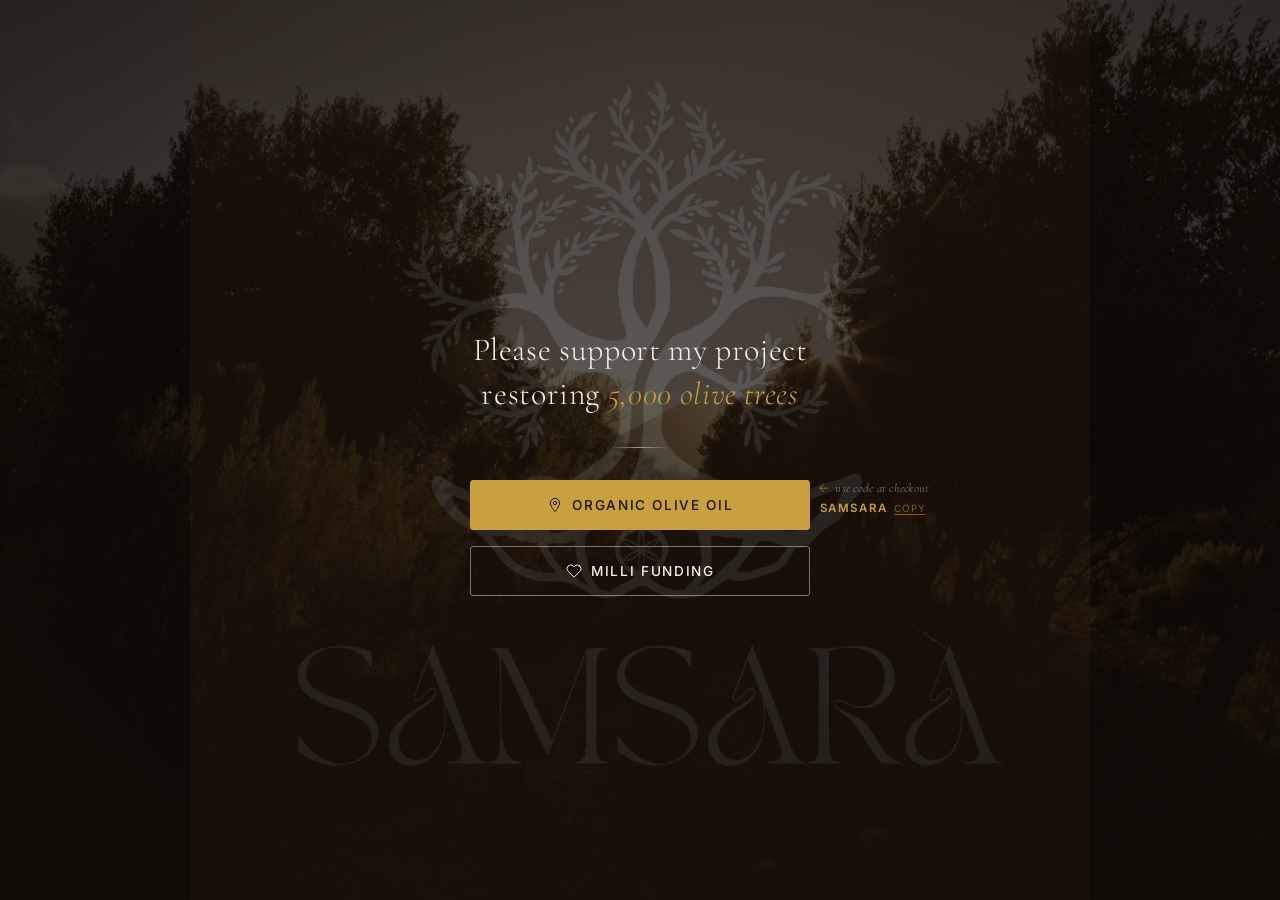
<file: links.html>
<!DOCTYPE html>
<html lang="en">
<head>
  <meta charset="UTF-8" />
  <meta name="viewport" content="width=device-width, initial-scale=1.0" />
  <title>Samsara — Support the Project</title>
  <link rel="preconnect" href="https://fonts.googleapis.com" />
  <link rel="preconnect" href="https://fonts.gstatic.com" crossorigin />
  <link href="https://fonts.googleapis.com/css2?family=Cormorant+Garamond:ital,wght@0,300;0,400;0,500;1,300;1,400&family=Inter:wght@300;400;500&display=swap" rel="stylesheet" />
  <style>
    *, *::before, *::after { box-sizing: border-box; margin: 0; padding: 0; }

    html, body {
      height: 100%;
      width: 100%;
    }

    body {
      font-family: 'Inter', sans-serif;
      min-height: 100vh;
      display: flex;
      align-items: center;
      justify-content: center;
      position: relative;
      overflow: hidden;
      background: #1a1208;
    }

    /* ── Olive tree backdrop ── */
    .backdrop {
      position: fixed;
      inset: 0;
      background-image: url('assets/images/backdrop.jpg');
      background-size: cover;
      background-position: center;
      filter: brightness(0.35) saturate(0.7);
      z-index: 0;
    }

    /* ── Logo watermark over trees ── */
    .logo-bg {
      position: fixed;
      inset: 0;
      display: flex;
      align-items: center;
      justify-content: center;
      z-index: 1;
      pointer-events: none;
    }

    .logo-bg img {
      width: 100vmin;
      max-width: 900px;
      opacity: 0.18;
      mix-blend-mode: screen;
    }

    /* ── Dark vignette to keep content readable ── */
    .overlay {
      position: fixed;
      inset: 0;
      background: radial-gradient(
        ellipse at center,
        rgba(26, 18, 8, 0.25) 0%,
        rgba(26, 18, 8, 0.65) 100%
      );
      z-index: 2;
    }

    /* ── Main card ── */
    .card {
      position: relative;
      z-index: 3;
      display: flex;
      flex-direction: column;
      align-items: center;
      gap: 2rem;
      padding: 3rem 2.5rem 3.5rem;
      max-width: 420px;
      width: 90%;
      text-align: center;
    }

    /* ── Logo ── */
    .logo-wrap {
      display: flex;
      flex-direction: column;
      align-items: center;
      gap: 0.5rem;
    }

    .logo-wrap img {
      display: none;
    }

    /* ── Heading ── */
    .heading {
      font-family: 'Cormorant Garamond', serif;
      font-weight: 300;
      font-size: clamp(1.5rem, 5vw, 2rem);
      line-height: 1.35;
      color: #f7f0e6;
      letter-spacing: 0.02em;
    }

    .heading em {
      font-style: italic;
      color: #c9a040;
    }

    /* ── Divider ── */
    .divider {
      width: 60px;
      height: 1px;
      background: linear-gradient(to right, transparent, #c9a040, transparent);
    }

    /* ── Buttons ── */
    .buttons {
      display: flex;
      flex-direction: column;
      gap: 1rem;
      width: 100%;
    }

    .btn {
      display: flex;
      align-items: center;
      justify-content: center;
      gap: 0.6rem;
      width: 100%;
      padding: 1rem 1.5rem;
      border-radius: 3px;
      font-family: 'Inter', sans-serif;
      font-size: 0.85rem;
      font-weight: 500;
      letter-spacing: 0.12em;
      text-transform: uppercase;
      text-decoration: none;
      cursor: pointer;
      transition: all 0.25s ease;
    }

    .btn-primary {
      background: #c9a040;
      color: #1a1208;
      border: 1px solid #c9a040;
    }

    .btn-primary:hover {
      background: #e8c96a;
      border-color: #e8c96a;
      transform: translateY(-1px);
      box-shadow: 0 6px 24px rgba(201, 160, 64, 0.35);
    }

    .btn-secondary {
      background: transparent;
      color: #f7f0e6;
      border: 1px solid rgba(247, 240, 230, 0.45);
    }

    .btn-secondary:hover {
      background: rgba(247, 240, 230, 0.08);
      border-color: rgba(247, 240, 230, 0.75);
      transform: translateY(-1px);
      box-shadow: 0 6px 24px rgba(247, 240, 230, 0.08);
    }

    .btn svg {
      width: 16px;
      height: 16px;
      flex-shrink: 0;
    }

    /* ── Discount nudge ── */
    .discount-nudge {
      position: absolute;
      right: -0.5rem;
      transform: translateX(100%);
      top: 0;
      display: flex;
      flex-direction: column;
      align-items: flex-start;
      gap: 0.3rem;
      width: max-content;
    }

    .discount-nudge-inner {
      display: flex;
      align-items: center;
      gap: 0.4rem;
    }

    .nudge-arrow {
      font-size: 0.75rem;
      color: rgba(201, 160, 64, 0.6);
      line-height: 1;
    }

    .nudge-text {
      font-family: 'Cormorant Garamond', serif;
      font-style: italic;
      font-size: 0.78rem;
      color: rgba(247, 240, 230, 0.45);
      letter-spacing: 0.02em;
      line-height: 1.3;
    }

    .nudge-code-row {
      display: flex;
      align-items: center;
      gap: 0.4rem;
      padding-left: 0.1rem;
    }

    .nudge-code {
      font-family: 'Inter', sans-serif;
      font-size: 0.72rem;
      font-weight: 600;
      letter-spacing: 0.14em;
      color: #c9a040;
    }

    .copy-btn {
      background: none;
      border: none;
      color: rgba(201, 160, 64, 0.55);
      font-family: 'Inter', sans-serif;
      font-size: 0.62rem;
      font-weight: 400;
      letter-spacing: 0.08em;
      text-transform: uppercase;
      padding: 0;
      cursor: pointer;
      transition: color 0.2s ease;
      text-decoration: underline;
      text-underline-offset: 2px;
    }

    .copy-btn:hover {
      color: #c9a040;
    }

    .copy-btn.copied {
      color: #8fa44e;
    }

    /* make the buttons wrapper relative so we can position off it */
    .buttons {
      position: relative;
    }
  </style>
</head>
<body>
  <div class="backdrop"></div>
  <div class="logo-bg">
    <img src="assets/images/samsara-logo-brown.jpg" alt="" />
  </div>
  <div class="overlay"></div>

  <div class="card">

    <!-- Logo -->
    <div class="logo-wrap">
      <img src="assets/images/samsara-tree-logo.jpg" alt="Samsara" />
    </div>

    <!-- Heading -->
    <h1 class="heading">
      Please support my project<br />
      restoring <em>5,000 olive trees</em>
    </h1>

    <div class="divider"></div>

    <!-- Buttons -->
    <div class="buttons">

      <!-- Discount nudge -->
      <div class="discount-nudge">
        <div class="discount-nudge-inner">
          <span class="nudge-arrow">←</span>
          <span class="nudge-text">use code at checkout</span>
        </div>
        <div class="nudge-code-row">
          <span class="nudge-code">SAMSARA</span>
          <button class="copy-btn" id="copyBtn" onclick="copyCode()">copy</button>
        </div>
      </div>

      <!-- Olive Oil Shop -->
      <a href="https://samsara-landing-psi.vercel.app/" target="_blank" rel="noopener" class="btn btn-primary" style="position:relative;">
        <svg viewBox="0 0 24 24" fill="none" stroke="currentColor" stroke-width="1.5" stroke-linecap="round" stroke-linejoin="round">
          <path d="M12 2C8 2 5 5.5 5 9c0 4.5 7 13 7 13s7-8.5 7-13c0-3.5-3-7-7-7z"/>
          <circle cx="12" cy="9" r="2.5"/>
        </svg>
        Organic Olive Oil
      </a>

      <!-- Milli Funding -->
      <a href="https://www.milli.org/campaign/awHBM5bjHdKV44T5fwKe?ref=share_whatsapp" target="_blank" rel="noopener" class="btn btn-secondary">
        <svg viewBox="0 0 24 24" fill="none" stroke="currentColor" stroke-width="1.5" stroke-linecap="round" stroke-linejoin="round">
          <path d="M20.84 4.61a5.5 5.5 0 0 0-7.78 0L12 5.67l-1.06-1.06a5.5 5.5 0 0 0-7.78 7.78l1.06 1.06L12 21.23l7.78-7.78 1.06-1.06a5.5 5.5 0 0 0 0-7.78z"/>
        </svg>
        Milli Funding
      </a>

    </div>



  </div>

  <script>
    function copyCode() {
      navigator.clipboard.writeText('SAMSARA').then(function() {
        var btn = document.getElementById('copyBtn');
        btn.textContent = 'Copied!';
        btn.classList.add('copied');
        setTimeout(function() {
          btn.textContent = 'Copy';
          btn.classList.remove('copied');
        }, 2000);
      });
    }
  <\/script>
</body>
</html>
</file>
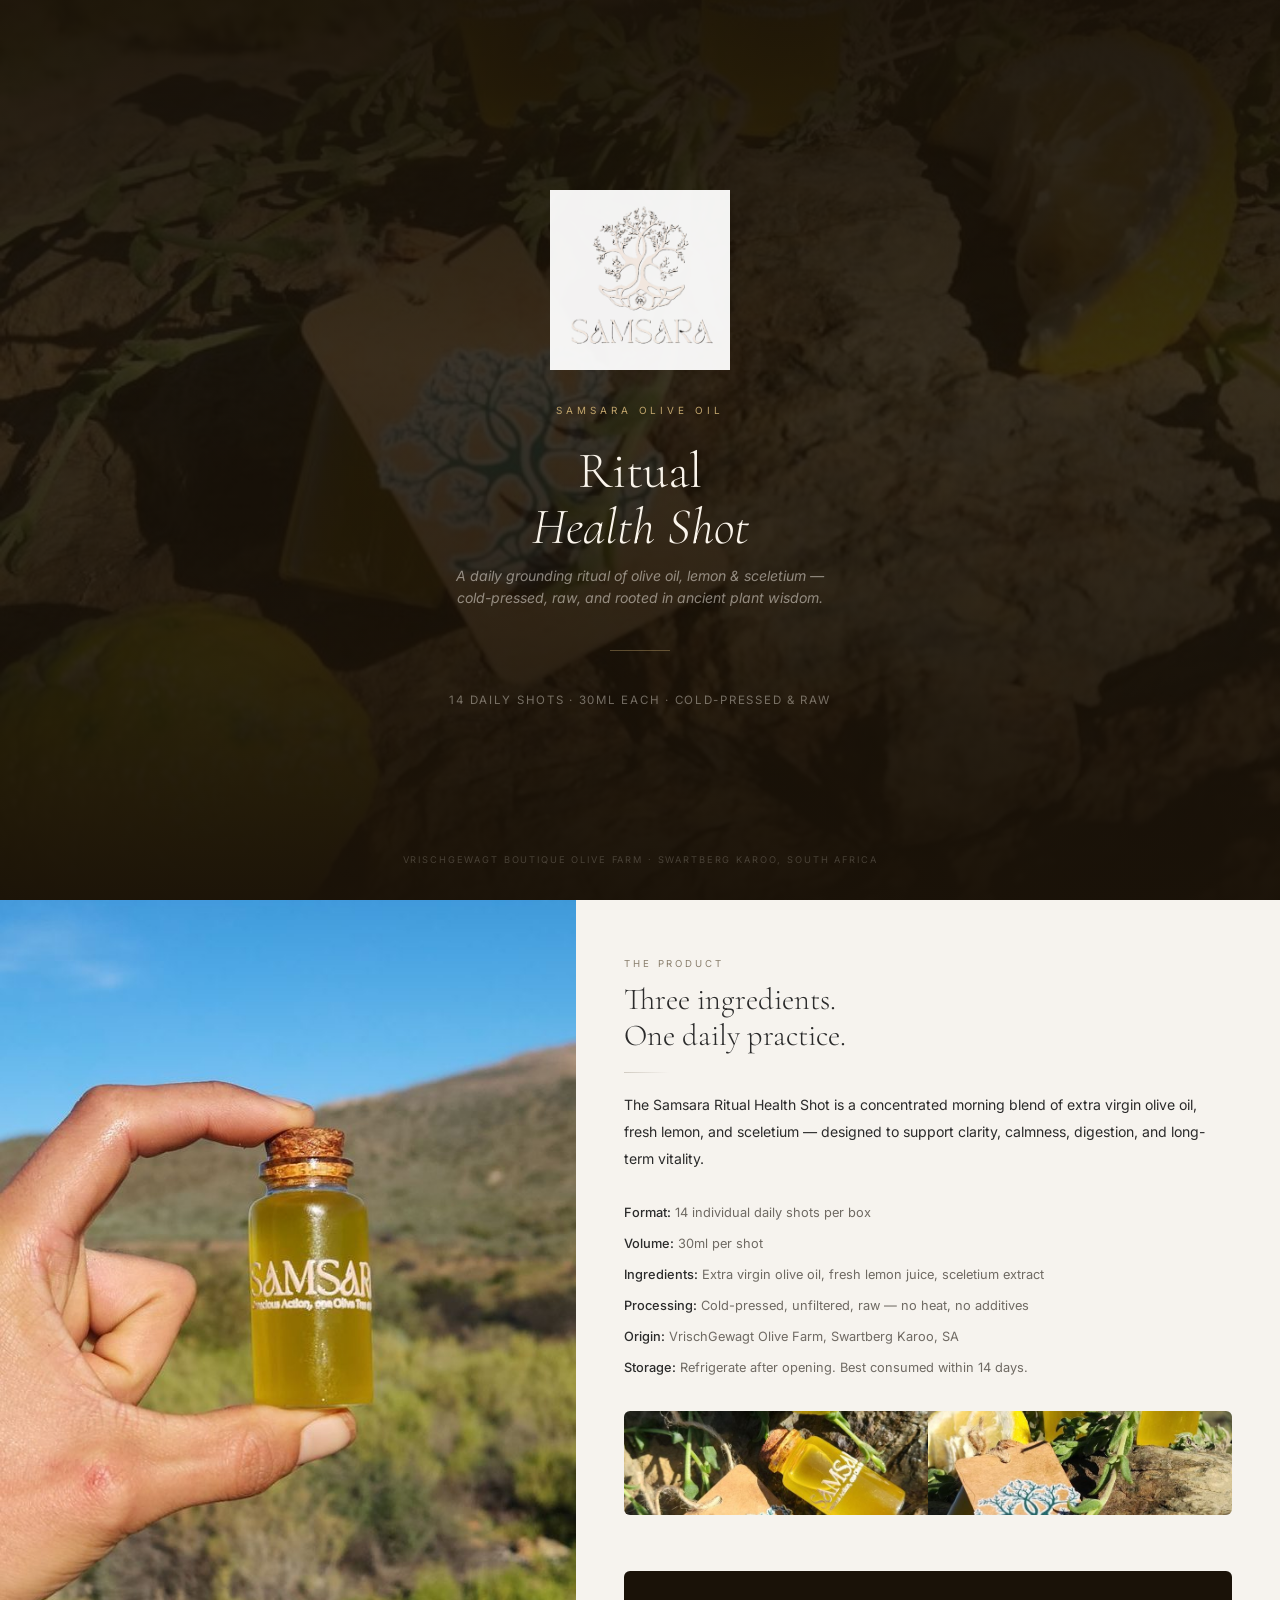
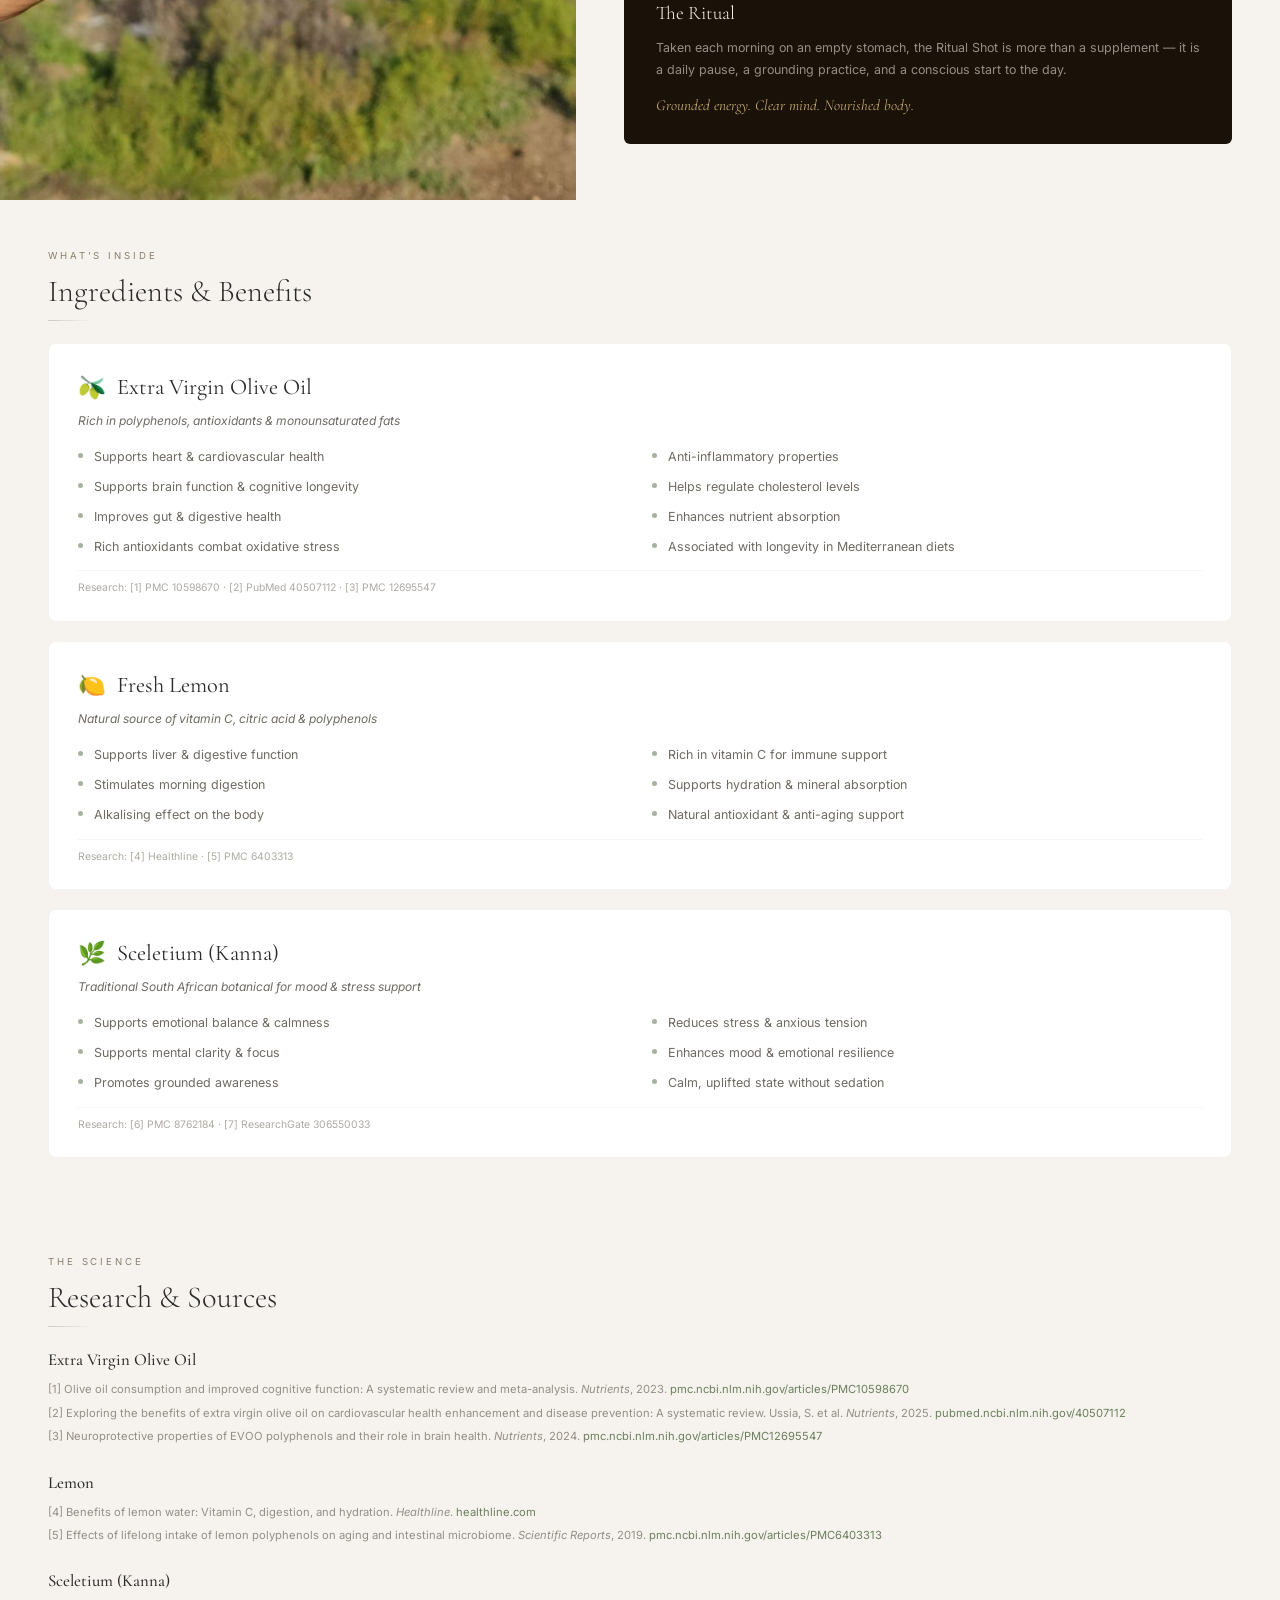
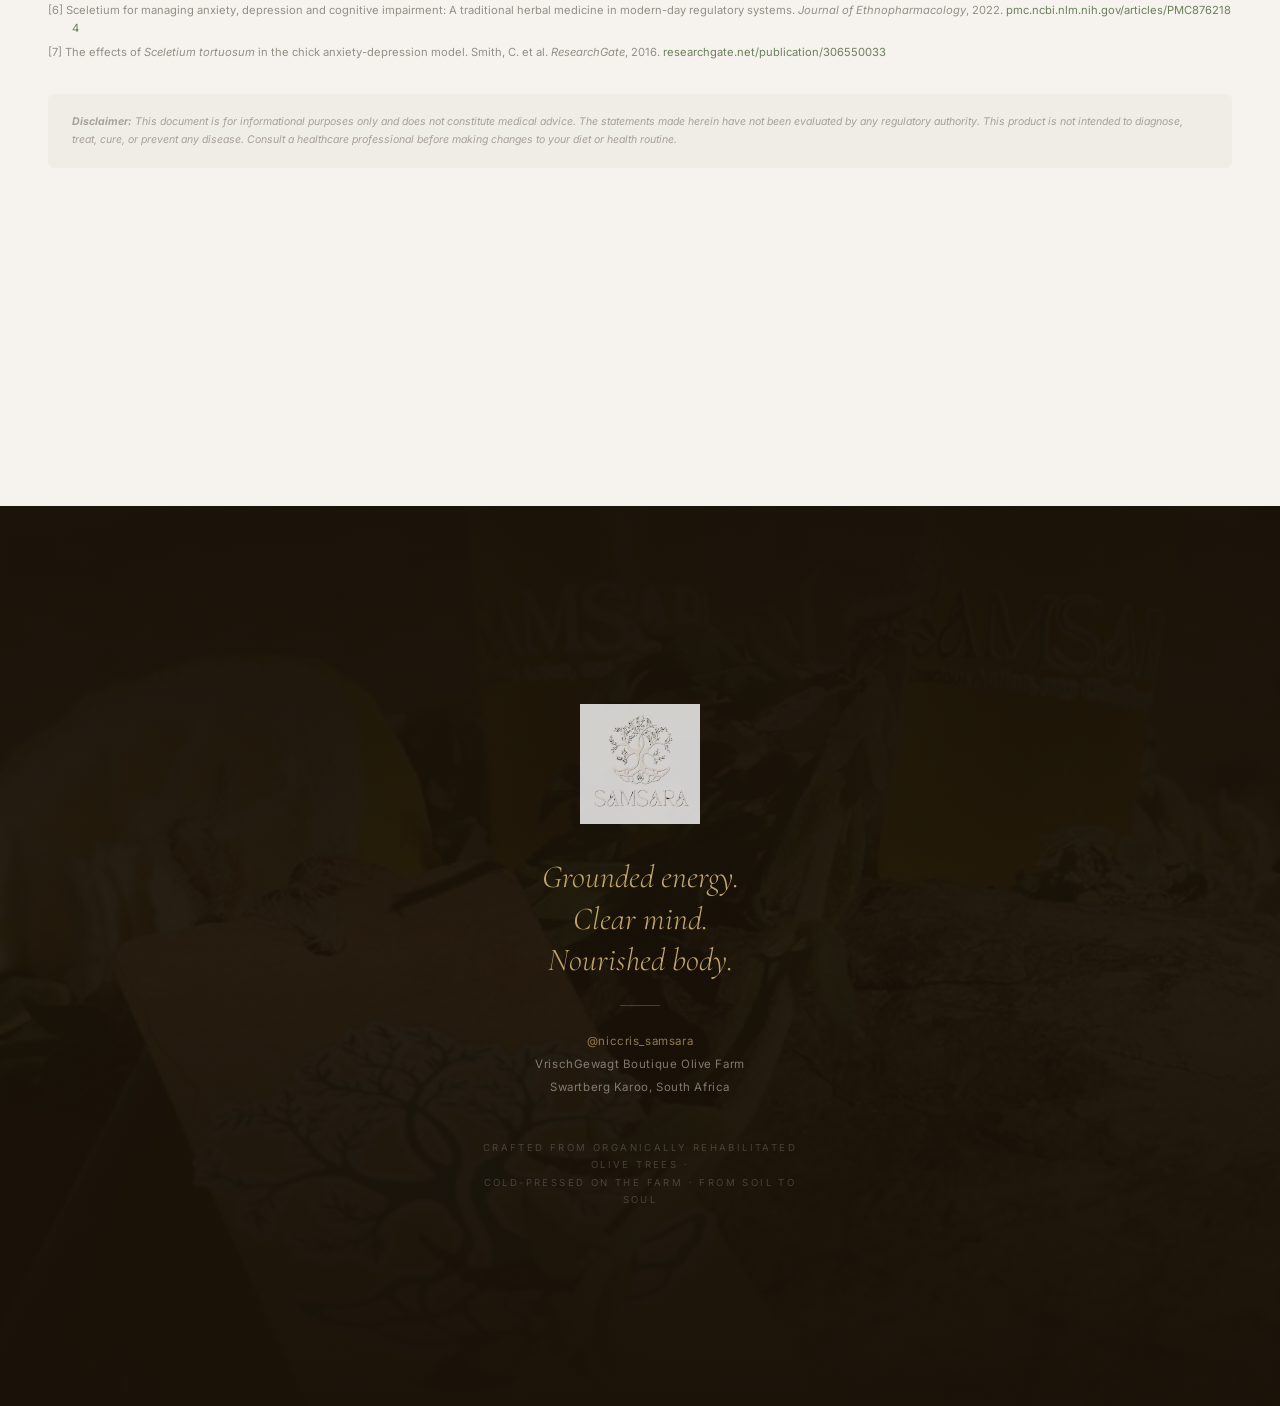
<file: assets/ritual-shot-catalogue-editable.html>
<!DOCTYPE html>
<html lang="en">
<head>
  <meta charset="UTF-8" />
  <link href="https://fonts.googleapis.com/css2?family=Cormorant+Garamond:ital,wght@0,300;0,400;0,500;0,600;1,300;1,400&family=Inter:wght@300;400;500;600&display=swap" rel="stylesheet" />
  <style>
    @page { margin: 0; size: A4; }
    *, *::before, *::after { margin: 0; padding: 0; box-sizing: border-box; }

    :root {
      --bg:      #f6f3ee;
      --dark:    #1a1208;
      --darker:  #0f0b05;
      --text:    #2b2b2b;
      --muted:   #6f6a63;
      --olive:   #6b7f5e;
      --gold:    #c2a66d;
      --earth:   #8a7f6d;
      --cream:   #faf4eb;
      --soft:    rgba(250,244,235,0.08);
    }

    body {
      font-family: 'Inter', system-ui, sans-serif;
      color: var(--text);
      background: var(--bg);
      line-height: 1.7;
      -webkit-font-smoothing: antialiased;
    }

    /* ═══════════════════════════════════
       PAGE 1: COVER
       ═══════════════════════════════════ */
    .cover {
      height: 100vh;
      background: var(--dark);
      position: relative;
      overflow: hidden;
      page-break-after: always;
    }

    .cover__bg {
      position: absolute;
      inset: 0;
      width: 100%;
      height: 100%;
      object-fit: cover;
      opacity: 0.35;
      filter: brightness(0.7);
    }

    .cover__overlay {
      position: absolute;
      inset: 0;
      background: linear-gradient(
        to bottom,
        rgba(26,18,8,0.85) 0%,
        rgba(26,18,8,0.4) 40%,
        rgba(26,18,8,0.6) 70%,
        rgba(26,18,8,0.95) 100%
      );
    }

    .cover__content {
      position: relative;
      z-index: 2;
      height: 100%;
      display: flex;
      flex-direction: column;
      align-items: center;
      justify-content: center;
      text-align: center;
      padding: 3rem;
    }

    /* EDIT: Logo image */
    .cover__logo {
      width: 180px;
      height: auto;
      margin-bottom: 2rem;
      opacity: 0.95;
    }

    .cover__eyebrow {
      font-size: 0.62rem;
      letter-spacing: 0.4em;
      text-transform: uppercase;
      color: var(--gold);
      margin-bottom: 1.5rem;
    }

    /* EDIT: Main title */
    .cover__title {
      font-family: 'Cormorant Garamond', serif;
      font-size: 3.2rem;
      font-weight: 300;
      color: var(--cream);
      line-height: 1.1;
      margin-bottom: 0.6rem;
    }

    .cover__title em {
      font-style: italic;
      font-weight: 300;
    }

    /* EDIT: Subtitle */
    .cover__subtitle {
      font-size: 0.88rem;
      color: rgba(250,244,235,0.5);
      font-style: italic;
      max-width: 400px;
      line-height: 1.6;
      margin-bottom: 2.5rem;
    }

    .cover__divider {
      width: 60px;
      height: 1px;
      background: var(--gold);
      opacity: 0.4;
      margin-bottom: 2.5rem;
    }

    /* EDIT: Box info (what's in the box) */
    .cover__box-info {
      font-size: 0.72rem;
      color: rgba(250,244,235,0.4);
      letter-spacing: 0.15em;
      text-transform: uppercase;
    }

    .cover__footer {
      position: absolute;
      bottom: 2rem;
      left: 0;
      right: 0;
      text-align: center;
      font-size: 0.58rem;
      letter-spacing: 0.2em;
      text-transform: uppercase;
      color: rgba(250,244,235,0.2);
      z-index: 2;
    }

    /* ═══════════════════════════════════
       PAGE 2: THE PRODUCT
       ═══════════════════════════════════ */
    .product-page {
      height: 100vh;
      display: flex;
      page-break-after: always;
    }

    .product-page__image {
      width: 45%;
      height: 100%;
      object-fit: cover;
    }

    .product-page__content {
      width: 55%;
      padding: 3.5rem 3rem;
      display: flex;
      flex-direction: column;
      justify-content: center;
    }

    .eyebrow {
      font-size: 0.6rem;
      letter-spacing: 0.3em;
      text-transform: uppercase;
      color: var(--earth);
      margin-bottom: 0.6rem;
    }

    h2 {
      font-family: 'Cormorant Garamond', serif;
      font-size: 1.9rem;
      font-weight: 300;
      color: var(--text);
      margin-bottom: 0.5rem;
      line-height: 1.2;
    }

    .divider {
      width: 45px;
      height: 1px;
      background: linear-gradient(to right, var(--earth), transparent);
      margin: 0.6rem 0 1.2rem;
      opacity: 0.35;
    }

    .product-intro {
      font-size: 0.88rem;
      color: var(--text);
      line-height: 1.9;
      margin-bottom: 1.8rem;
    }

    .product-detail {
      font-size: 0.8rem;
      color: var(--muted);
      line-height: 1.8;
      margin-bottom: 0.5rem;
    }

    .product-detail strong {
      color: var(--text);
      font-weight: 500;
    }

    /* EDIT: Ritual box (dark callout) */
    .ritual-callout {
      background: var(--dark);
      border-radius: 6px;
      padding: 1.6rem 2rem;
      margin-top: 2rem;
    }

    .ritual-callout h3 {
      font-family: 'Cormorant Garamond', serif;
      font-size: 1.2rem;
      font-weight: 300;
      color: var(--cream);
      margin-bottom: 0.5rem;
    }

    .ritual-callout p {
      font-size: 0.78rem;
      color: rgba(250,244,235,0.55);
      line-height: 1.7;
    }

    .ritual-callout .tagline {
      font-family: 'Cormorant Garamond', serif;
      font-size: 0.95rem;
      font-style: italic;
      color: var(--gold);
      margin-top: 0.8rem;
    }

    /* ═══════════════════════════════════
       PAGE 3: INGREDIENTS
       ═══════════════════════════════════ */
    .ingredients-page {
      min-height: 100vh;
      padding: 3rem;
      page-break-after: always;
    }

    .ingredients-page h2 {
      margin-bottom: 0.4rem;
    }

    .ingredient-cards {
      display: flex;
      flex-direction: column;
      gap: 1.2rem;
      margin-top: 1.4rem;
    }

    .ingredient-card {
      background: white;
      border-radius: 8px;
      padding: 1.5rem 1.8rem;
      border: 1px solid rgba(138,127,109,0.1);
    }

    .ingredient-card__header {
      display: flex;
      align-items: center;
      gap: 0.7rem;
      margin-bottom: 0.3rem;
    }

    .ingredient-card__icon {
      font-size: 1.4rem;
    }

    /* EDIT: Ingredient names */
    .ingredient-card__name {
      font-family: 'Cormorant Garamond', serif;
      font-size: 1.4rem;
      font-weight: 400;
      color: var(--text);
    }

    .ingredient-card__subtitle {
      font-size: 0.75rem;
      color: var(--muted);
      font-style: italic;
      margin-bottom: 0.8rem;
    }

    /* EDIT: Benefit items */
    .benefit-grid {
      display: grid;
      grid-template-columns: 1fr 1fr;
      gap: 0.2rem 1.5rem;
    }

    .benefit-item {
      font-size: 0.78rem;
      color: var(--muted);
      padding: 0.25rem 0;
      padding-left: 1rem;
      position: relative;
      line-height: 1.5;
    }

    .benefit-item::before {
      content: '';
      position: absolute;
      left: 0;
      top: 0.55rem;
      width: 5px;
      height: 5px;
      border-radius: 50%;
      background: var(--olive);
      opacity: 0.6;
    }

    .ingredient-card__ref {
      margin-top: 0.6rem;
      padding-top: 0.5rem;
      border-top: 1px solid rgba(138,127,109,0.08);
      font-size: 0.65rem;
      color: rgba(107,100,90,0.55);
    }

    .ingredient-card__ref a {
      color: var(--olive);
      text-decoration: none;
    }

    /* ═══════════════════════════════════
       PAGE 4: SCIENCE / REFERENCES
       ═══════════════════════════════════ */
    .references-page {
      min-height: 100vh;
      padding: 3rem;
      page-break-after: always;
    }

    .ref-group {
      margin-bottom: 1.4rem;
    }

    .ref-group__title {
      font-family: 'Cormorant Garamond', serif;
      font-size: 1.05rem;
      color: var(--text);
      margin-bottom: 0.4rem;
      font-weight: 500;
    }

    .ref-num {
      font-size: 0.7rem;
      color: rgba(107,100,90,0.7);
      line-height: 1.6;
      margin-bottom: 0.35rem;
      padding-left: 1.5rem;
      text-indent: -1.5rem;
    }

    .ref-num a {
      color: var(--olive);
      text-decoration: none;
      word-break: break-all;
    }

    .disclaimer {
      margin-top: 2rem;
      padding: 1.2rem 1.5rem;
      background: rgba(138,127,109,0.06);
      border-radius: 6px;
      font-size: 0.66rem;
      color: rgba(107,100,90,0.55);
      line-height: 1.7;
      font-style: italic;
    }

    /* ═══════════════════════════════════
       PAGE 5: BACK COVER
       ═══════════════════════════════════ */
    .back-cover {
      height: 100vh;
      background: var(--dark);
      position: relative;
      overflow: hidden;
    }

    .back-cover__bg {
      position: absolute;
      inset: 0;
      width: 100%;
      height: 100%;
      object-fit: cover;
      opacity: 0.2;
      filter: brightness(0.6);
    }

    .back-cover__overlay {
      position: absolute;
      inset: 0;
      background: linear-gradient(
        to bottom,
        rgba(26,18,8,0.9) 0%,
        rgba(26,18,8,0.5) 50%,
        rgba(26,18,8,0.95) 100%
      );
    }

    .back-cover__content {
      position: relative;
      z-index: 2;
      height: 100%;
      display: flex;
      flex-direction: column;
      align-items: center;
      justify-content: center;
      text-align: center;
      padding: 3rem;
    }

    .back-cover__logo {
      width: 120px;
      margin-bottom: 2rem;
      opacity: 0.8;
    }

    .back-cover__tagline {
      font-family: 'Cormorant Garamond', serif;
      font-size: 2rem;
      font-weight: 300;
      font-style: italic;
      color: var(--gold);
      line-height: 1.3;
      margin-bottom: 1.5rem;
      max-width: 400px;
    }

    .back-cover__divider {
      width: 40px;
      height: 1px;
      background: var(--gold);
      opacity: 0.3;
      margin-bottom: 1.5rem;
    }

    /* EDIT: Contact / social info */
    .back-cover__contact {
      font-size: 0.72rem;
      color: rgba(250,244,235,0.45);
      line-height: 2;
      letter-spacing: 0.05em;
    }

    .back-cover__contact a {
      color: var(--gold);
      text-decoration: none;
      opacity: 0.7;
    }

    .back-cover__origin {
      margin-top: 2.5rem;
      font-size: 0.6rem;
      letter-spacing: 0.25em;
      text-transform: uppercase;
      color: rgba(250,244,235,0.2);
      max-width: 320px;
      line-height: 1.8;
    }

    /* ═══ IMAGE STRIP (product gallery) ═══ */
    .image-strip {
      display: flex;
      gap: 0;
      margin: 1.5rem 0;
      border-radius: 6px;
      overflow: hidden;
      height: 160px;
    }

    .image-strip img {
      flex: 1;
      object-fit: cover;
      height: 100%;
    }
  </style>
</head>
<body>

<!-- ═══ PAGE 1: COVER ═══ -->
<div class="cover">
  <!-- EDIT: Cover background image -->
  <img class="cover__bg" src="images/shot1.jpg" alt="" />
  <div class="cover__overlay"></div>
  <div class="cover__content">
    <!-- EDIT: Logo -->
    <img class="cover__logo" src="images/samsara-tree-logo.jpg" alt="Samsara" />
    <div class="cover__eyebrow">Samsara Olive Oil</div>
    <!-- EDIT: Product title -->
    <h1 class="cover__title">Ritual<br><em>Health Shot</em></h1>
    <!-- EDIT: Cover subtitle -->
    <p class="cover__subtitle">A daily grounding ritual of olive oil, lemon &amp; sceletium — cold-pressed, raw, and rooted in ancient plant wisdom.</p>
    <div class="cover__divider"></div>
    <!-- EDIT: Box contents line -->
    <div class="cover__box-info">14 daily shots · 30ml each · cold-pressed &amp; raw</div>
  </div>
  <div class="cover__footer">VrischGewagt Boutique Olive Farm · Swartberg Karoo, South Africa</div>
</div>

<!-- ═══ PAGE 2: THE PRODUCT ═══ -->
<div class="product-page">
  <!-- EDIT: Left product image -->
  <img class="product-page__image" src="images/shot3.jpg" alt="Samsara Ritual Health Shot" />
  <div class="product-page__content">
    <div class="eyebrow">The Product</div>
    <!-- EDIT: Section heading -->
    <h2>Three ingredients.<br>One daily practice.</h2>
    <div class="divider"></div>

    <!-- EDIT: Product introduction paragraph -->
    <p class="product-intro">
      The Samsara Ritual Health Shot is a concentrated morning blend of extra virgin olive oil, fresh lemon, and sceletium — designed to support clarity, calmness, digestion, and long-term vitality.
    </p>

    <!-- EDIT: Product details -->
    <p class="product-detail"><strong>Format:</strong> 14 individual daily shots per box</p>
    <p class="product-detail"><strong>Volume:</strong> 30ml per shot</p>
    <p class="product-detail"><strong>Ingredients:</strong> Extra virgin olive oil, fresh lemon juice, sceletium extract</p>
    <p class="product-detail"><strong>Processing:</strong> Cold-pressed, unfiltered, raw — no heat, no additives</p>
    <p class="product-detail"><strong>Origin:</strong> VrischGewagt Olive Farm, Swartberg Karoo, SA</p>
    <p class="product-detail"><strong>Storage:</strong> Refrigerate after opening. Best consumed within 14 days.</p>

    <!-- Product image strip -->
    <div class="image-strip">
      <img src="images/shot2.jpg" alt="Product detail" />
      <img src="images/shot4.jpg" alt="Product branding" />
    </div>

    <!-- EDIT: Ritual callout -->
    <div class="ritual-callout">
      <h3>The Ritual</h3>
      <p>Taken each morning on an empty stomach, the Ritual Shot is more than a supplement — it is a daily pause, a grounding practice, and a conscious start to the day.</p>
      <div class="tagline">Grounded energy. Clear mind. Nourished body.</div>
    </div>
  </div>
</div>

<!-- ═══ PAGE 3: INGREDIENTS & BENEFITS ═══ -->
<div class="ingredients-page">
  <div class="eyebrow">What's Inside</div>
  <h2>Ingredients &amp; Benefits</h2>
  <div class="divider"></div>

  <div class="ingredient-cards">

    <!-- EDIT: INGREDIENT 1 — Olive Oil -->
    <div class="ingredient-card">
      <div class="ingredient-card__header">
        <span class="ingredient-card__icon">🫒</span>
        <span class="ingredient-card__name">Extra Virgin Olive Oil</span>
      </div>
      <div class="ingredient-card__subtitle">Rich in polyphenols, antioxidants &amp; monounsaturated fats</div>
      <div class="benefit-grid">
        <div class="benefit-item">Supports heart &amp; cardiovascular health</div>
        <div class="benefit-item">Anti-inflammatory properties</div>
        <div class="benefit-item">Supports brain function &amp; cognitive longevity</div>
        <div class="benefit-item">Helps regulate cholesterol levels</div>
        <div class="benefit-item">Improves gut &amp; digestive health</div>
        <div class="benefit-item">Enhances nutrient absorption</div>
        <div class="benefit-item">Rich antioxidants combat oxidative stress</div>
        <div class="benefit-item">Associated with longevity in Mediterranean diets</div>
      </div>
      <div class="ingredient-card__ref">Research: [1] PMC 10598670 · [2] PubMed 40507112 · [3] PMC 12695547</div>
    </div>

    <!-- EDIT: INGREDIENT 2 — Lemon -->
    <div class="ingredient-card">
      <div class="ingredient-card__header">
        <span class="ingredient-card__icon">🍋</span>
        <span class="ingredient-card__name">Fresh Lemon</span>
      </div>
      <div class="ingredient-card__subtitle">Natural source of vitamin C, citric acid &amp; polyphenols</div>
      <div class="benefit-grid">
        <div class="benefit-item">Supports liver &amp; digestive function</div>
        <div class="benefit-item">Rich in vitamin C for immune support</div>
        <div class="benefit-item">Stimulates morning digestion</div>
        <div class="benefit-item">Supports hydration &amp; mineral absorption</div>
        <div class="benefit-item">Alkalising effect on the body</div>
        <div class="benefit-item">Natural antioxidant &amp; anti-aging support</div>
      </div>
      <div class="ingredient-card__ref">Research: [4] Healthline · [5] PMC 6403313</div>
    </div>

    <!-- EDIT: INGREDIENT 3 — Sceletium -->
    <div class="ingredient-card">
      <div class="ingredient-card__header">
        <span class="ingredient-card__icon">🌿</span>
        <span class="ingredient-card__name">Sceletium (Kanna)</span>
      </div>
      <div class="ingredient-card__subtitle">Traditional South African botanical for mood &amp; stress support</div>
      <div class="benefit-grid">
        <div class="benefit-item">Supports emotional balance &amp; calmness</div>
        <div class="benefit-item">Reduces stress &amp; anxious tension</div>
        <div class="benefit-item">Supports mental clarity &amp; focus</div>
        <div class="benefit-item">Enhances mood &amp; emotional resilience</div>
        <div class="benefit-item">Promotes grounded awareness</div>
        <div class="benefit-item">Calm, uplifted state without sedation</div>
      </div>
      <div class="ingredient-card__ref">Research: [6] PMC 8762184 · [7] ResearchGate 306550033</div>
    </div>

  </div>
</div>

<!-- ═══ PAGE 4: SCIENCE & REFERENCES ═══ -->
<div class="references-page">
  <div class="eyebrow">The Science</div>
  <h2>Research &amp; Sources</h2>
  <div class="divider"></div>

  <!-- EDIT: Reference entries -->
  <div class="ref-group">
    <div class="ref-group__title">Extra Virgin Olive Oil</div>
    <div class="ref-num">[1] Olive oil consumption and improved cognitive function: A systematic review and meta-analysis. <em>Nutrients</em>, 2023. <a href="https://pmc.ncbi.nlm.nih.gov/articles/PMC10598670/">pmc.ncbi.nlm.nih.gov/articles/PMC10598670</a></div>
    <div class="ref-num">[2] Exploring the benefits of extra virgin olive oil on cardiovascular health enhancement and disease prevention: A systematic review. Ussia, S. et al. <em>Nutrients</em>, 2025. <a href="https://pubmed.ncbi.nlm.nih.gov/40507112/">pubmed.ncbi.nlm.nih.gov/40507112</a></div>
    <div class="ref-num">[3] Neuroprotective properties of EVOO polyphenols and their role in brain health. <em>Nutrients</em>, 2024. <a href="https://pmc.ncbi.nlm.nih.gov/articles/PMC12695547/">pmc.ncbi.nlm.nih.gov/articles/PMC12695547</a></div>
  </div>

  <div class="ref-group">
    <div class="ref-group__title">Lemon</div>
    <div class="ref-num">[4] Benefits of lemon water: Vitamin C, digestion, and hydration. <em>Healthline</em>. <a href="https://www.healthline.com/health/food-nutrition/benefits-of-lemon-water">healthline.com</a></div>
    <div class="ref-num">[5] Effects of lifelong intake of lemon polyphenols on aging and intestinal microbiome. <em>Scientific Reports</em>, 2019. <a href="https://pmc.ncbi.nlm.nih.gov/articles/PMC6403313/">pmc.ncbi.nlm.nih.gov/articles/PMC6403313</a></div>
  </div>

  <div class="ref-group">
    <div class="ref-group__title">Sceletium (Kanna)</div>
    <div class="ref-num">[6] Sceletium for managing anxiety, depression and cognitive impairment: A traditional herbal medicine in modern-day regulatory systems. <em>Journal of Ethnopharmacology</em>, 2022. <a href="https://pmc.ncbi.nlm.nih.gov/articles/PMC8762184/">pmc.ncbi.nlm.nih.gov/articles/PMC8762184</a></div>
    <div class="ref-num">[7] The effects of <em>Sceletium tortuosum</em> in the chick anxiety-depression model. Smith, C. et al. <em>ResearchGate</em>, 2016. <a href="https://www.researchgate.net/publication/306550033">researchgate.net/publication/306550033</a></div>
  </div>

  <!-- EDIT: Disclaimer text -->
  <div class="disclaimer">
    <strong>Disclaimer:</strong> This document is for informational purposes only and does not constitute medical advice. The statements made herein have not been evaluated by any regulatory authority. This product is not intended to diagnose, treat, cure, or prevent any disease. Consult a healthcare professional before making changes to your diet or health routine.
  </div>
</div>

<!-- ═══ PAGE 5: BACK COVER ═══ -->
<div class="back-cover">
  <!-- EDIT: Back cover background -->
  <img class="back-cover__bg" src="images/shot4.jpg" alt="" />
  <div class="back-cover__overlay"></div>
  <div class="back-cover__content">
    <img class="back-cover__logo" src="images/samsara-tree-logo.jpg" alt="Samsara" />
    <!-- EDIT: Back cover tagline -->
    <div class="back-cover__tagline">Grounded energy.<br>Clear mind.<br>Nourished body.</div>
    <div class="back-cover__divider"></div>
    <!-- EDIT: Contact info -->
    <div class="back-cover__contact">
      <a href="https://www.instagram.com/niccris_samsara">@niccris_samsara</a><br>
      VrischGewagt Boutique Olive Farm<br>
      Swartberg Karoo, South Africa
    </div>
    <!-- EDIT: Origin line -->
    <div class="back-cover__origin">
      Crafted from organically rehabilitated olive trees ·<br>
      Cold-pressed on the farm · From soil to soul
    </div>
  </div>
</div>

</body>
</html>
</file>
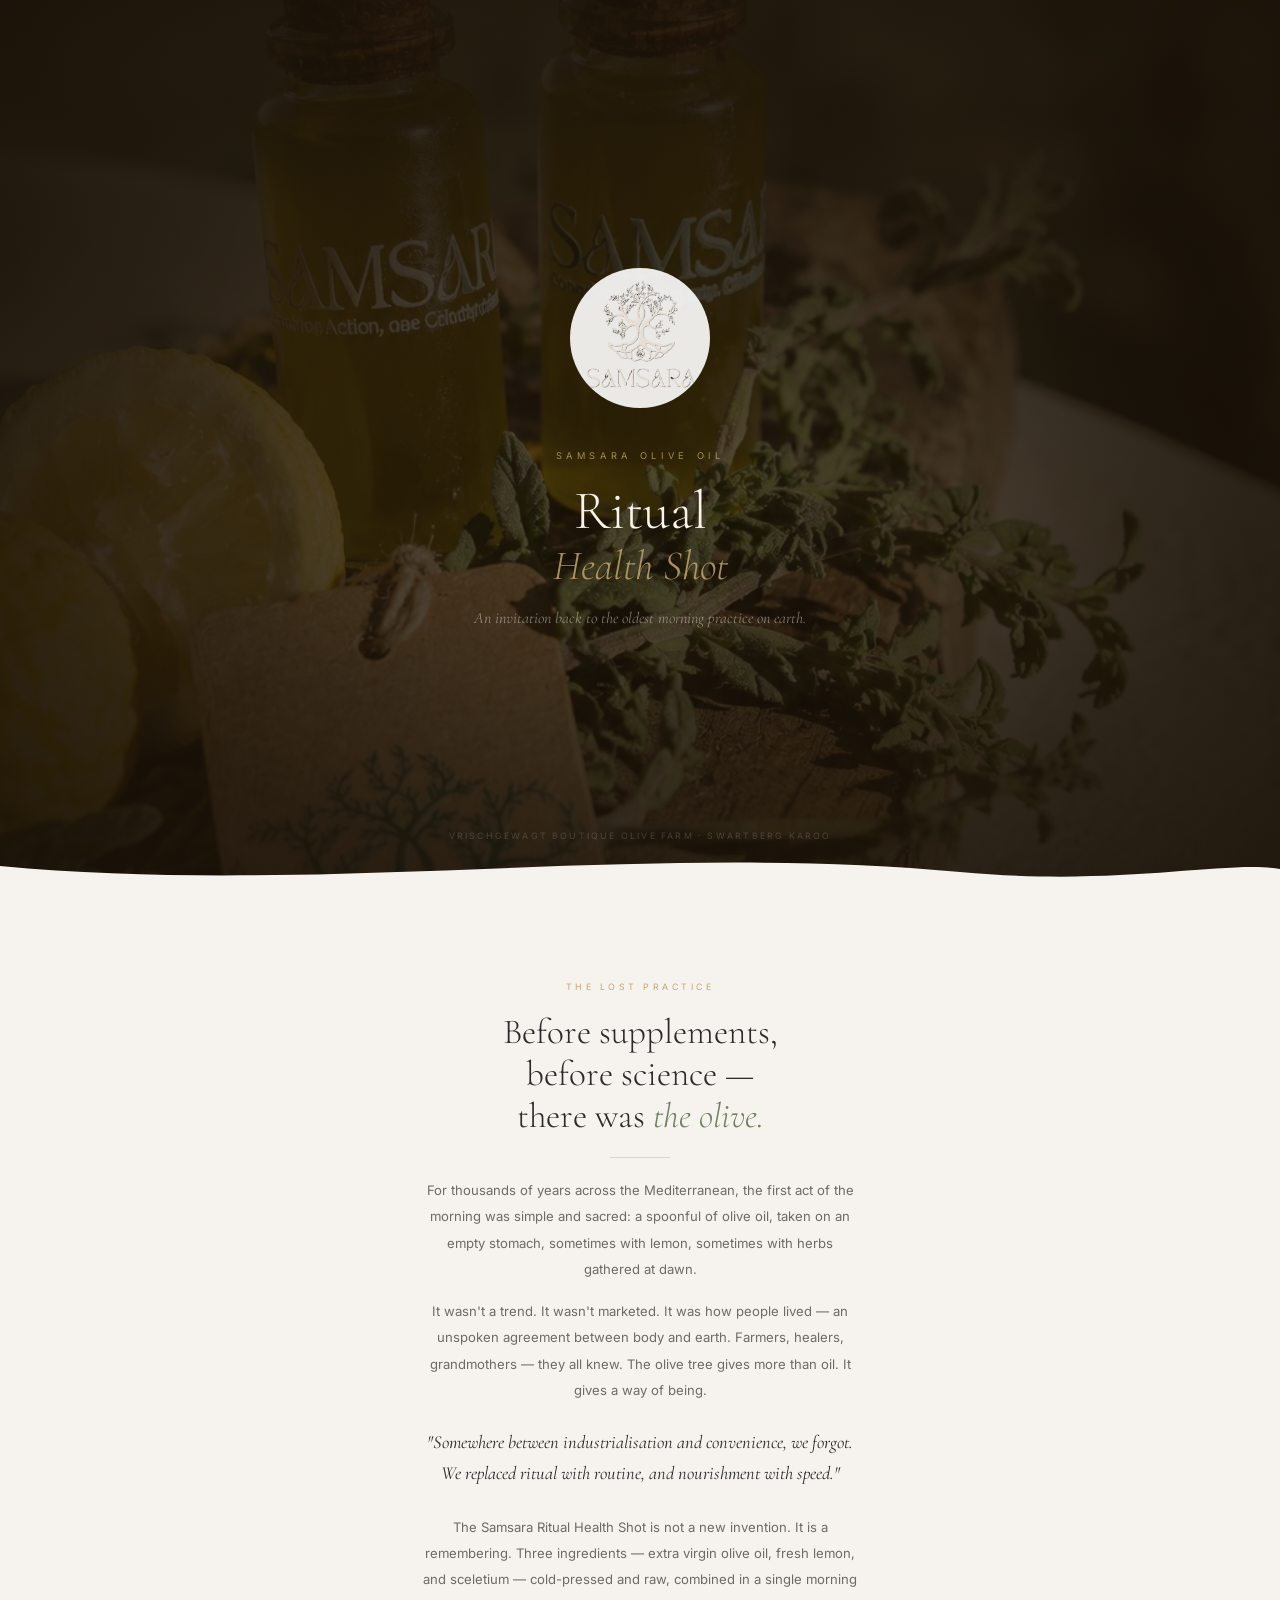
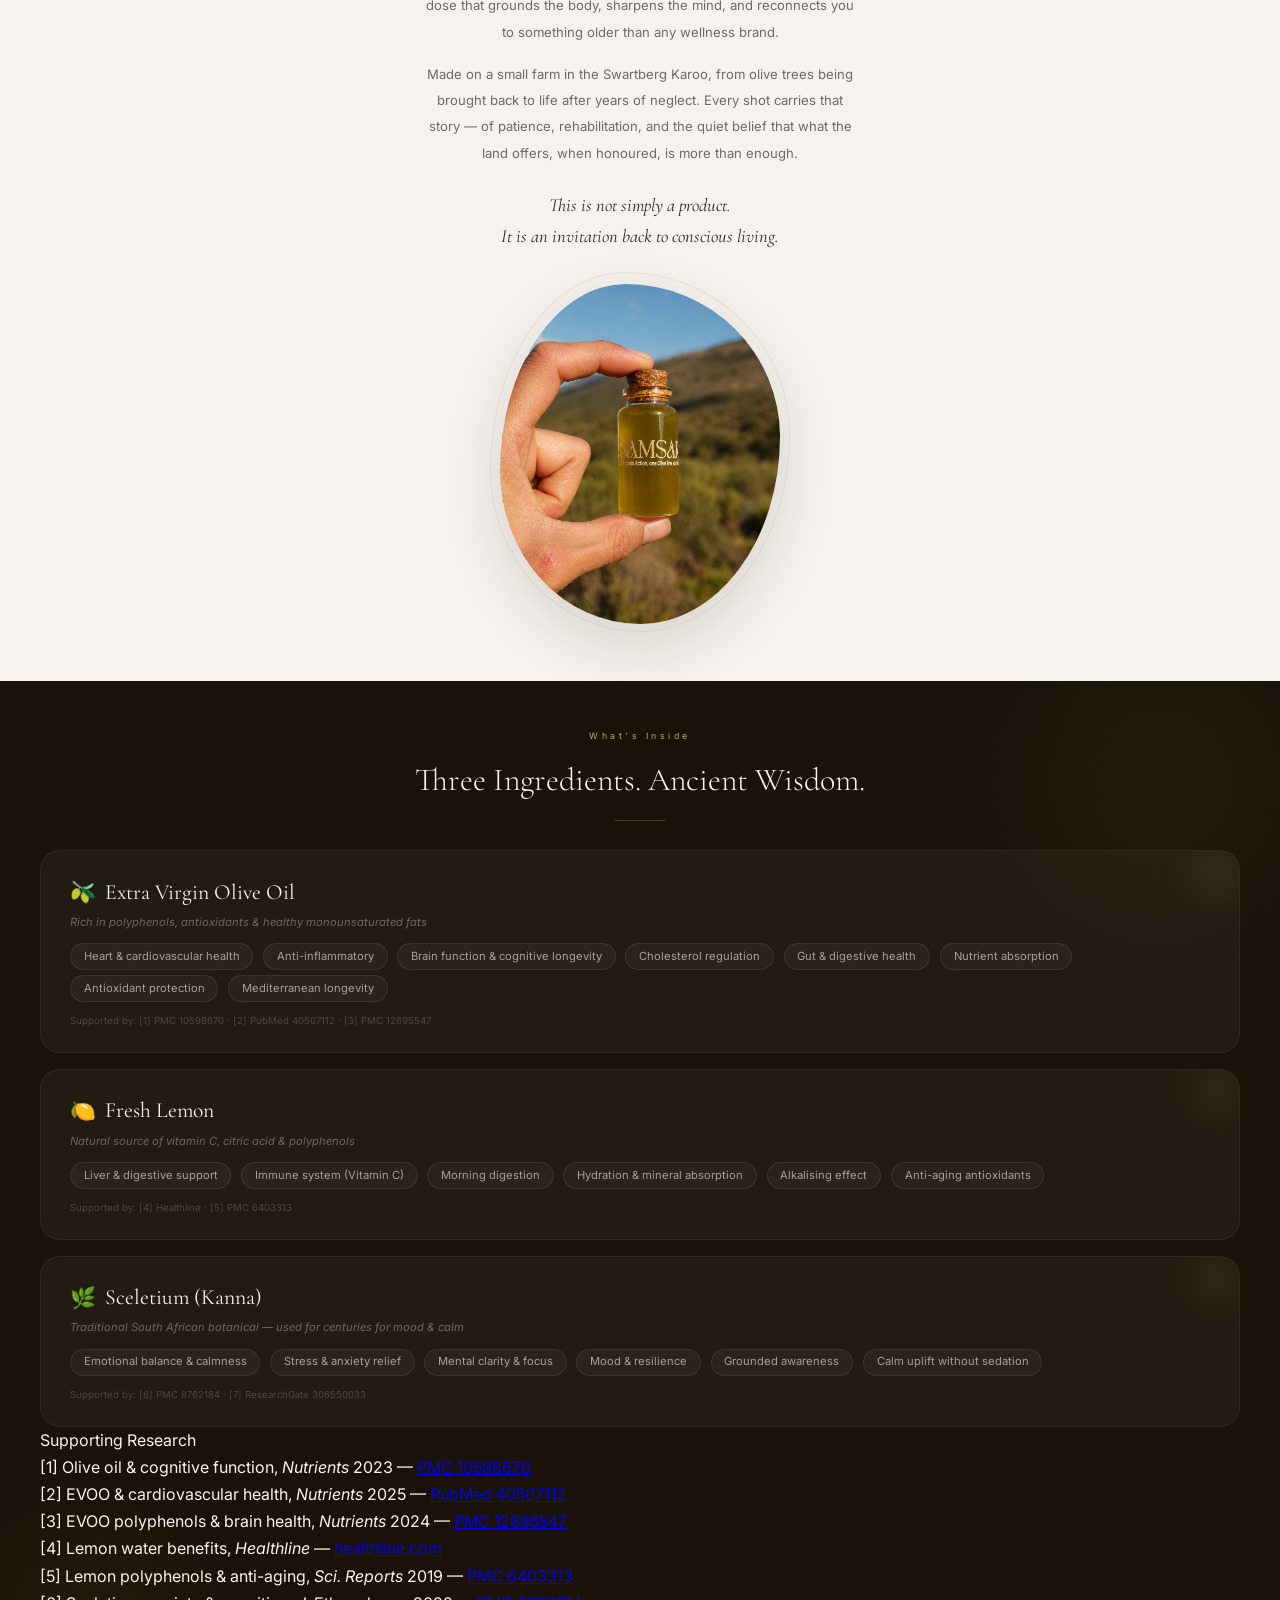
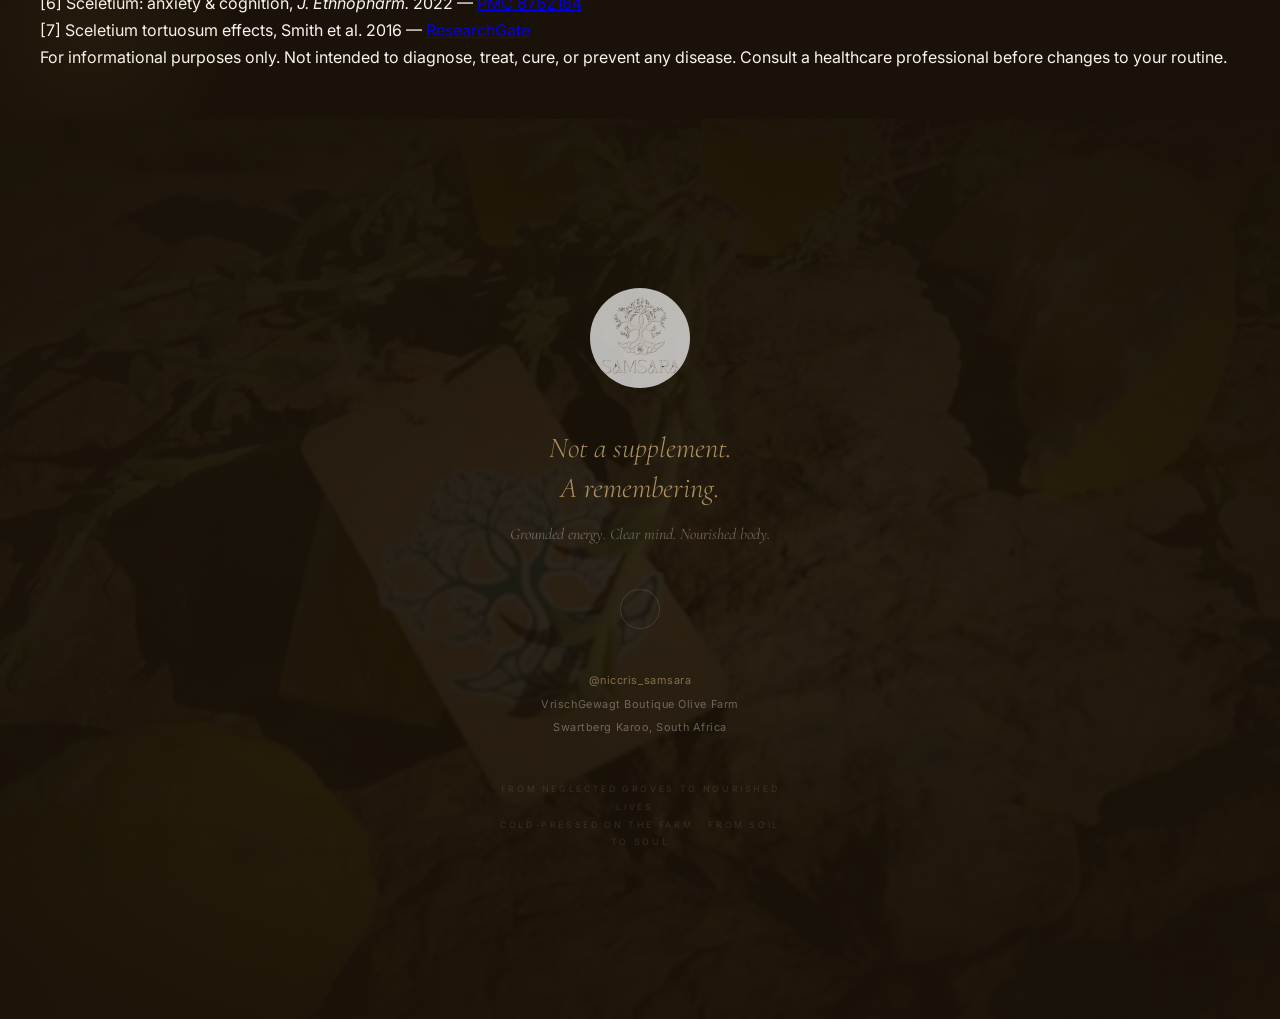
<file: assets/ritual-shot-editable.html>
<!DOCTYPE html>
<html lang="en">
<head>
  <meta charset="UTF-8" />
  <link href="https://fonts.googleapis.com/css2?family=Cormorant+Garamond:ital,wght@0,300;0,400;0,500;0,600;1,300;1,400&family=Inter:wght@300;400;500&display=swap" rel="stylesheet" />
  <style>
    @page { margin: 0; size: A4; }
    *, *::before, *::after { margin: 0; padding: 0; box-sizing: border-box; }

    :root {
      --bg:      #f6f3ee;
      --dark:    #1a1208;
      --text:    #2b2b2b;
      --muted:   #6f6a63;
      --olive:   #6b7f5e;
      --gold:    #c2a66d;
      --earth:   #8a7f6d;
      --cream:   #faf4eb;
    }

    body {
      font-family: 'Inter', system-ui, sans-serif;
      color: var(--text);
      background: var(--bg);
      line-height: 1.7;
      -webkit-font-smoothing: antialiased;
    }

    /* ══════════════════════════════════════════
       PAGE 1: COVER — full bleed, immersive
       ══════════════════════════════════════════ */
    .cover {
      height: 100vh;
      background: var(--dark);
      position: relative;
      overflow: hidden;
      page-break-after: always;
    }

    /* EDIT: Cover background image */
    .cover__bg {
      position: absolute;
      inset: 0;
      width: 100%;
      height: 100%;
      object-fit: cover;
      opacity: 0.4;
    }

    .cover__overlay {
      position: absolute;
      inset: 0;
      background: radial-gradient(
        ellipse 80% 70% at 50% 55%,
        rgba(26,18,8,0.2) 0%,
        rgba(26,18,8,0.75) 60%,
        rgba(26,18,8,0.95) 100%
      );
    }

    /* Organic curved shape at bottom of cover */
    .cover__wave {
      position: absolute;
      bottom: -2px;
      left: 0;
      width: 100%;
      z-index: 3;
    }

    .cover__content {
      position: relative;
      z-index: 2;
      height: 100%;
      display: flex;
      flex-direction: column;
      align-items: center;
      justify-content: center;
      text-align: center;
      padding: 3rem 2.5rem;
    }

    /* EDIT: Logo */
    .cover__logo {
      width: 140px;
      height: auto;
      margin-bottom: 2.5rem;
      opacity: 0.9;
      border-radius: 50%;
    }

    .cover__eyebrow {
      font-size: 0.58rem;
      letter-spacing: 0.5em;
      text-transform: uppercase;
      color: var(--gold);
      margin-bottom: 1.2rem;
      opacity: 0.8;
    }

    /* EDIT: Main title */
    .cover__title {
      font-family: 'Cormorant Garamond', serif;
      font-size: 3.4rem;
      font-weight: 300;
      color: var(--cream);
      line-height: 1.08;
      margin-bottom: 1rem;
    }

    .cover__title em {
      font-style: italic;
      display: block;
      font-size: 2.6rem;
      color: var(--gold);
      opacity: 0.85;
      margin-top: 0.2rem;
    }

    /* EDIT: Subtitle */
    .cover__subtitle {
      font-family: 'Cormorant Garamond', serif;
      font-size: 1rem;
      color: rgba(250,244,235,0.45);
      font-style: italic;
      max-width: 340px;
      line-height: 1.7;
    }

    .cover__footer {
      position: absolute;
      bottom: 3.5rem;
      left: 0;
      right: 0;
      text-align: center;
      font-size: 0.55rem;
      letter-spacing: 0.25em;
      text-transform: uppercase;
      color: rgba(250,244,235,0.18);
      z-index: 4;
    }

    /* ══════════════════════════════════════════
       PAGE 2: THE STORY — the lost practice
       ══════════════════════════════════════════ */
    .story-page {
      min-height: 100vh;
      position: relative;
      overflow: hidden;
      page-break-after: always;
      background: var(--bg);
    }

    /* Curved top transition from dark cover */
    .story-page__wave-top {
      position: absolute;
      top: -2px;
      left: 0;
      width: 100%;
      z-index: 1;
    }

    .story-page__content {
      position: relative;
      z-index: 2;
      padding: 5rem 3.5rem 3rem;
      max-width: 100%;
    }

    .story-eyebrow {
      font-size: 0.55rem;
      letter-spacing: 0.4em;
      text-transform: uppercase;
      color: var(--gold);
      margin-bottom: 1rem;
      text-align: center;
    }

    /* EDIT: Story heading */
    .story-heading {
      font-family: 'Cormorant Garamond', serif;
      font-size: 2.2rem;
      font-weight: 300;
      color: var(--text);
      text-align: center;
      line-height: 1.2;
      margin-bottom: 0.5rem;
    }

    .story-heading em {
      font-style: italic;
      color: var(--olive);
    }

    .story-divider {
      width: 60px;
      height: 1px;
      background: var(--gold);
      margin: 1.2rem auto;
      opacity: 0.4;
    }

    /* EDIT: Story paragraphs — this is the heart of the PDF */
    .story-body {
      max-width: 440px;
      margin: 0 auto;
    }

    .story-body p {
      font-size: 0.82rem;
      color: var(--muted);
      line-height: 2;
      margin-bottom: 1rem;
      text-align: center;
    }

    .story-body p.accent {
      font-family: 'Cormorant Garamond', serif;
      font-size: 1.15rem;
      font-style: italic;
      color: var(--text);
      line-height: 1.7;
      margin: 1.5rem auto;
    }

    /* Floating product image with organic shape mask */
    .story-image-wrap {
      text-align: center;
      margin: 2rem auto 0;
      position: relative;
    }

    .story-image-wrap img {
      width: 280px;
      height: 340px;
      object-fit: cover;
      border-radius: 45% 55% 50% 50% / 55% 45% 55% 45%;
      box-shadow: 0 20px 60px rgba(26,18,8,0.15);
    }

    /* Gold ring accent behind image */
    .story-image-wrap::before {
      content: '';
      position: absolute;
      top: -12px;
      left: 50%;
      transform: translateX(-50%);
      width: 300px;
      height: 360px;
      border-radius: 45% 55% 50% 50% / 55% 45% 55% 45%;
      border: 1px solid var(--gold);
      opacity: 0.2;
    }

    /* ══════════════════════════════════════════
       PAGE 3: INGREDIENTS — organic cards
       ══════════════════════════════════════════ */
    .ingredients-page {
      min-height: 100vh;
      padding: 3rem 2.5rem;
      background: var(--dark);
      color: var(--cream);
      position: relative;
      overflow: hidden;
      page-break-after: always;
    }

    /* Organic background shapes */
    .ingredients-page::before {
      content: '';
      position: absolute;
      top: -100px;
      right: -80px;
      width: 400px;
      height: 400px;
      border-radius: 50%;
      background: radial-gradient(circle, rgba(107,127,94,0.08) 0%, transparent 70%);
    }

    .ingredients-page::after {
      content: '';
      position: absolute;
      bottom: -60px;
      left: -60px;
      width: 300px;
      height: 300px;
      border-radius: 50%;
      background: radial-gradient(circle, rgba(194,166,109,0.06) 0%, transparent 70%);
    }

    .ingredients-page .eyebrow {
      color: var(--gold);
      text-align: center;
      margin-bottom: 0.6rem;
      font-size: 0.55rem;
      letter-spacing: 0.4em;
    }

    .ingredients-page h2 {
      color: var(--cream);
      text-align: center;
      font-size: 2rem;
      margin-bottom: 0.3rem;
    }

    .ingredients-divider {
      width: 50px;
      height: 1px;
      background: var(--gold);
      margin: 0.8rem auto 1.8rem;
      opacity: 0.3;
    }

    .ingredient-cards {
      display: flex;
      flex-direction: column;
      gap: 1rem;
      position: relative;
      z-index: 1;
    }

    /* EDIT: Ingredient card styling */
    .ing-card {
      background: rgba(250,244,235,0.04);
      border: 1px solid rgba(250,244,235,0.06);
      border-radius: 20px;
      padding: 1.4rem 1.8rem;
      position: relative;
      overflow: hidden;
    }

    /* Subtle glow on each card */
    .ing-card::before {
      content: '';
      position: absolute;
      top: -30px;
      right: -30px;
      width: 100px;
      height: 100px;
      border-radius: 50%;
      background: radial-gradient(circle, rgba(194,166,109,0.08) 0%, transparent 70%);
    }

    .ing-card__header {
      display: flex;
      align-items: center;
      gap: 0.6rem;
      margin-bottom: 0.15rem;
    }

    .ing-card__icon {
      font-size: 1.3rem;
    }

    /* EDIT: Ingredient name */
    .ing-card__name {
      font-family: 'Cormorant Garamond', serif;
      font-size: 1.35rem;
      font-weight: 400;
      color: var(--cream);
    }

    .ing-card__sub {
      font-size: 0.7rem;
      color: rgba(250,244,235,0.35);
      font-style: italic;
      margin-bottom: 0.7rem;
    }

    /* EDIT: Benefit items */
    .benefit-flow {
      display: flex;
      flex-wrap: wrap;
      gap: 0.3rem 0.6rem;
    }

    .benefit-tag {
      font-size: 0.7rem;
      color: rgba(250,244,235,0.6);
      background: rgba(250,244,235,0.04);
      border: 1px solid rgba(250,244,235,0.08);
      border-radius: 20px;
      padding: 0.3rem 0.8rem;
      line-height: 1.4;
    }

    .ing-card__ref {
      margin-top: 0.7rem;
      font-size: 0.6rem;
      color: rgba(250,244,235,0.2);
    }

    /* ══════════════════════════════════════════
       PAGE 4: SCIENCE / REFERENCES
       ══════════════════════════════════════════ */
    .science-page {
      min-height: 100vh;
      padding: 3rem 3.5rem;
      background: var(--bg);
      position: relative;
      page-break-after: always;
    }

    /* Curved transition top */
    .science-page__wave {
      position: absolute;
      top: -2px;
      left: 0;
      width: 100%;
    }

    .science-page__content {
      position: relative;
      padding-top: 2rem;
    }

    .science-page .eyebrow {
      text-align: center;
      margin-bottom: 0.6rem;
      font-size: 0.55rem;
      letter-spacing: 0.4em;
      color: var(--earth);
    }

    .science-page h2 {
      text-align: center;
      margin-bottom: 0.3rem;
    }

    .science-divider {
      width: 50px;
      height: 1px;
      background: var(--gold);
      margin: 0.8rem auto 2rem;
      opacity: 0.3;
    }

    .ref-group {
      margin-bottom: 1.6rem;
    }

    .ref-group__title {
      font-family: 'Cormorant Garamond', serif;
      font-size: 1.05rem;
      color: var(--text);
      margin-bottom: 0.5rem;
      font-weight: 500;
      padding-left: 0.5rem;
      border-left: 2px solid var(--gold);
      opacity: 0.9;
    }

    .ref-num {
      font-size: 0.68rem;
      color: rgba(107,100,90,0.65);
      line-height: 1.7;
      margin-bottom: 0.35rem;
      padding-left: 1.5rem;
      text-indent: -1.5rem;
    }

    .ref-num a {
      color: var(--olive);
      text-decoration: none;
      word-break: break-all;
    }

    /* Disclaimer in organic rounded box */
    .disclaimer-box {
      margin-top: 2.5rem;
      padding: 1.3rem 1.8rem;
      background: rgba(138,127,109,0.05);
      border-radius: 16px;
      border: 1px solid rgba(138,127,109,0.08);
    }

    .disclaimer-box p {
      font-size: 0.65rem;
      color: rgba(107,100,90,0.45);
      line-height: 1.7;
      font-style: italic;
    }

    /* ══════════════════════════════════════════
       PAGE 5: BACK COVER — the invitation
       ══════════════════════════════════════════ */
    .back-cover {
      height: 100vh;
      background: var(--dark);
      position: relative;
      overflow: hidden;
    }

    /* EDIT: Back cover background */
    .back-cover__bg {
      position: absolute;
      inset: 0;
      width: 100%;
      height: 100%;
      object-fit: cover;
      opacity: 0.18;
      filter: brightness(0.7);
    }

    .back-cover__overlay {
      position: absolute;
      inset: 0;
      background: radial-gradient(
        ellipse 70% 60% at 50% 50%,
        rgba(26,18,8,0.3) 0%,
        rgba(26,18,8,0.9) 100%
      );
    }

    .back-cover__content {
      position: relative;
      z-index: 2;
      height: 100%;
      display: flex;
      flex-direction: column;
      align-items: center;
      justify-content: center;
      text-align: center;
      padding: 3rem;
    }

    .back-cover__logo {
      width: 100px;
      margin-bottom: 2.5rem;
      opacity: 0.7;
      border-radius: 50%;
    }

    /* EDIT: Closing tagline */
    .back-cover__tagline {
      font-family: 'Cormorant Garamond', serif;
      font-size: 1.8rem;
      font-weight: 300;
      font-style: italic;
      color: var(--gold);
      line-height: 1.4;
      margin-bottom: 0.8rem;
      max-width: 380px;
      opacity: 0.85;
    }

    .back-cover__sub {
      font-family: 'Cormorant Garamond', serif;
      font-size: 1rem;
      color: rgba(250,244,235,0.35);
      font-style: italic;
      margin-bottom: 2.5rem;
    }

    .back-cover__ring {
      width: 40px;
      height: 40px;
      border: 1px solid var(--gold);
      border-radius: 50%;
      opacity: 0.2;
      margin-bottom: 2.5rem;
    }

    /* EDIT: Contact info */
    .back-cover__contact {
      font-size: 0.68rem;
      color: rgba(250,244,235,0.35);
      line-height: 2.2;
      letter-spacing: 0.05em;
    }

    .back-cover__contact a {
      color: var(--gold);
      text-decoration: none;
      opacity: 0.6;
    }

    .back-cover__origin {
      margin-top: 2.5rem;
      font-size: 0.55rem;
      letter-spacing: 0.3em;
      text-transform: uppercase;
      color: rgba(250,244,235,0.12);
      max-width: 300px;
      line-height: 2;
    }
  </style>
</head>
<body>

<!-- ═══ PAGE 1: COVER ═══ -->
<div class="cover">
  <!-- EDIT: Cover background image -->
  <img class="cover__bg" src="images/shot-new1.jpg" alt="" />
  <div class="cover__overlay"></div>
  <div class="cover__content">
    <!-- EDIT: Logo -->
    <img class="cover__logo" src="images/samsara-tree-logo.jpg" alt="Samsara" />
    <div class="cover__eyebrow">Samsara Olive Oil</div>
    <!-- EDIT: Product title -->
    <h1 class="cover__title">Ritual<em>Health Shot</em></h1>
    <!-- EDIT: Subtitle -->
    <p class="cover__subtitle">An invitation back to the oldest morning practice on earth.</p>
  </div>
  <div class="cover__footer">VrischGewagt Boutique Olive Farm · Swartberg Karoo</div>
  <!-- Organic wave transition -->
  <svg class="cover__wave" viewBox="0 0 1440 100" preserveAspectRatio="none" style="height:60px;">
    <path d="M0,40 C360,90 720,0 1080,50 C1260,75 1380,30 1440,45 L1440,100 L0,100 Z" fill="#f6f3ee"/>
  </svg>
</div>

<!-- ═══ PAGE 2: THE STORY ═══ -->
<div class="story-page">
  <div class="story-page__content">
    <div class="story-eyebrow">The Lost Practice</div>
    <!-- EDIT: Story heading -->
    <h2 class="story-heading">Before supplements,<br>before science —<br>there was <em>the olive.</em></h2>
    <div class="story-divider"></div>

    <!-- EDIT: Story body — the soul of this PDF -->
    <div class="story-body">
      <p>
        For thousands of years across the Mediterranean, the first act of the morning was simple and sacred: a spoonful of olive oil, taken on an empty stomach, sometimes with lemon, sometimes with herbs gathered at dawn.
      </p>
      <p>
        It wasn't a trend. It wasn't marketed. It was how people lived — an unspoken agreement between body and earth. Farmers, healers, grandmothers — they all knew. The olive tree gives more than oil. It gives a way of being.
      </p>

      <p class="accent">
        "Somewhere between industrialisation and convenience, we forgot. We replaced ritual with routine, and nourishment with speed."
      </p>

      <p>
        The Samsara Ritual Health Shot is not a new invention. It is a remembering. Three ingredients — extra virgin olive oil, fresh lemon, and sceletium — cold-pressed and raw, combined in a single morning dose that grounds the body, sharpens the mind, and reconnects you to something older than any wellness brand.
      </p>
      <p>
        Made on a small farm in the Swartberg Karoo, from olive trees being brought back to life after years of neglect. Every shot carries that story — of patience, rehabilitation, and the quiet belief that what the land offers, when honoured, is more than enough.
      </p>

      <p class="accent">
        This is not simply a product.<br>
        It is an invitation back to conscious living.
      </p>
    </div>

    <!-- EDIT: Story image -->
    <div class="story-image-wrap">
      <img src="images/shot-new2.jpg" alt="Samsara Ritual Health Shot" />
    </div>
  </div>
</div>

<!-- ═══ PAGE 3: INGREDIENTS ═══ -->
<div class="ingredients-page">
  <div class="eyebrow">What's Inside</div>
  <h2 style="font-family:'Cormorant Garamond',serif; font-weight:300;">Three Ingredients. Ancient Wisdom.</h2>
  <div class="ingredients-divider"></div>

  <div class="ingredient-cards">

    <!-- EDIT: INGREDIENT 1 — Olive Oil -->
    <div class="ing-card">
      <div class="ing-card__header">
        <span class="ing-card__icon">🫒</span>
        <span class="ing-card__name">Extra Virgin Olive Oil</span>
      </div>
      <div class="ing-card__sub">Rich in polyphenols, antioxidants &amp; healthy monounsaturated fats</div>
      <div class="benefit-flow">
        <span class="benefit-tag">Heart &amp; cardiovascular health</span>
        <span class="benefit-tag">Anti-inflammatory</span>
        <span class="benefit-tag">Brain function &amp; cognitive longevity</span>
        <span class="benefit-tag">Cholesterol regulation</span>
        <span class="benefit-tag">Gut &amp; digestive health</span>
        <span class="benefit-tag">Nutrient absorption</span>
        <span class="benefit-tag">Antioxidant protection</span>
        <span class="benefit-tag">Mediterranean longevity</span>
      </div>
      <div class="ing-card__ref">Supported by: [1] PMC 10598670 · [2] PubMed 40507112 · [3] PMC 12695547</div>
    </div>

    <!-- EDIT: INGREDIENT 2 — Lemon -->
    <div class="ing-card">
      <div class="ing-card__header">
        <span class="ing-card__icon">🍋</span>
        <span class="ing-card__name">Fresh Lemon</span>
      </div>
      <div class="ing-card__sub">Natural source of vitamin C, citric acid &amp; polyphenols</div>
      <div class="benefit-flow">
        <span class="benefit-tag">Liver &amp; digestive support</span>
        <span class="benefit-tag">Immune system (Vitamin C)</span>
        <span class="benefit-tag">Morning digestion</span>
        <span class="benefit-tag">Hydration &amp; mineral absorption</span>
        <span class="benefit-tag">Alkalising effect</span>
        <span class="benefit-tag">Anti-aging antioxidants</span>
      </div>
      <div class="ing-card__ref">Supported by: [4] Healthline · [5] PMC 6403313</div>
    </div>

    <!-- EDIT: INGREDIENT 3 — Sceletium -->
    <div class="ing-card">
      <div class="ing-card__header">
        <span class="ing-card__icon">🌿</span>
        <span class="ing-card__name">Sceletium (Kanna)</span>
      </div>
      <div class="ing-card__sub">Traditional South African botanical — used for centuries for mood &amp; calm</div>
      <div class="benefit-flow">
        <span class="benefit-tag">Emotional balance &amp; calmness</span>
        <span class="benefit-tag">Stress &amp; anxiety relief</span>
        <span class="benefit-tag">Mental clarity &amp; focus</span>
        <span class="benefit-tag">Mood &amp; resilience</span>
        <span class="benefit-tag">Grounded awareness</span>
        <span class="benefit-tag">Calm uplift without sedation</span>
      </div>
      <div class="ing-card__ref">Supported by: [6] PMC 8762184 · [7] ResearchGate 306550033</div>
    </div>

  </div>

  <!-- EDIT: Compact references -->
  <div class="refs-compact">
    <div class="refs-compact__title">Supporting Research</div>
    <div class="refs-compact__list">
      <div class="ref-line">[1] Olive oil &amp; cognitive function, <em>Nutrients</em> 2023 — <a href="https://pmc.ncbi.nlm.nih.gov/articles/PMC10598670/">PMC 10598670</a></div>
      <div class="ref-line">[2] EVOO &amp; cardiovascular health, <em>Nutrients</em> 2025 — <a href="https://pubmed.ncbi.nlm.nih.gov/40507112/">PubMed 40507112</a></div>
      <div class="ref-line">[3] EVOO polyphenols &amp; brain health, <em>Nutrients</em> 2024 — <a href="https://pmc.ncbi.nlm.nih.gov/articles/PMC12695547/">PMC 12695547</a></div>
      <div class="ref-line">[4] Lemon water benefits, <em>Healthline</em> — <a href="https://www.healthline.com/health/food-nutrition/benefits-of-lemon-water">healthline.com</a></div>
      <div class="ref-line">[5] Lemon polyphenols &amp; anti-aging, <em>Sci. Reports</em> 2019 — <a href="https://pmc.ncbi.nlm.nih.gov/articles/PMC6403313/">PMC 6403313</a></div>
      <div class="ref-line">[6] Sceletium: anxiety &amp; cognition, <em>J. Ethnopharm.</em> 2022 — <a href="https://pmc.ncbi.nlm.nih.gov/articles/PMC8762184/">PMC 8762184</a></div>
      <div class="ref-line">[7] Sceletium tortuosum effects, Smith et al. 2016 — <a href="https://www.researchgate.net/publication/306550033">ResearchGate</a></div>
    </div>
    <div class="disclaimer-inline">For informational purposes only. Not intended to diagnose, treat, cure, or prevent any disease. Consult a healthcare professional before changes to your routine.</div>
  </div>

</div>

<!-- ═══ PAGE 4: BACK COVER ═══ -->
<div class="back-cover">
  <!-- EDIT: Back cover background -->
  <img class="back-cover__bg" src="images/shot1.jpg" alt="" />
  <div class="back-cover__overlay"></div>
  <div class="back-cover__content">
    <img class="back-cover__logo" src="images/samsara-tree-logo.jpg" alt="Samsara" />
    <!-- EDIT: Closing tagline -->
    <div class="back-cover__tagline">Not a supplement.<br>A remembering.</div>
    <div class="back-cover__sub">Grounded energy. Clear mind. Nourished body.</div>
    <div class="back-cover__ring"></div>
    <!-- EDIT: Contact info -->
    <div class="back-cover__contact">
      <a href="https://www.instagram.com/niccris_samsara">@niccris_samsara</a><br>
      VrischGewagt Boutique Olive Farm<br>
      Swartberg Karoo, South Africa
    </div>
    <!-- EDIT: Origin line -->
    <div class="back-cover__origin">
      From neglected groves to nourished lives ·<br>
      Cold-pressed on the farm · From soil to soul
    </div>
  </div>
</div>

</body>
</html>
</file>
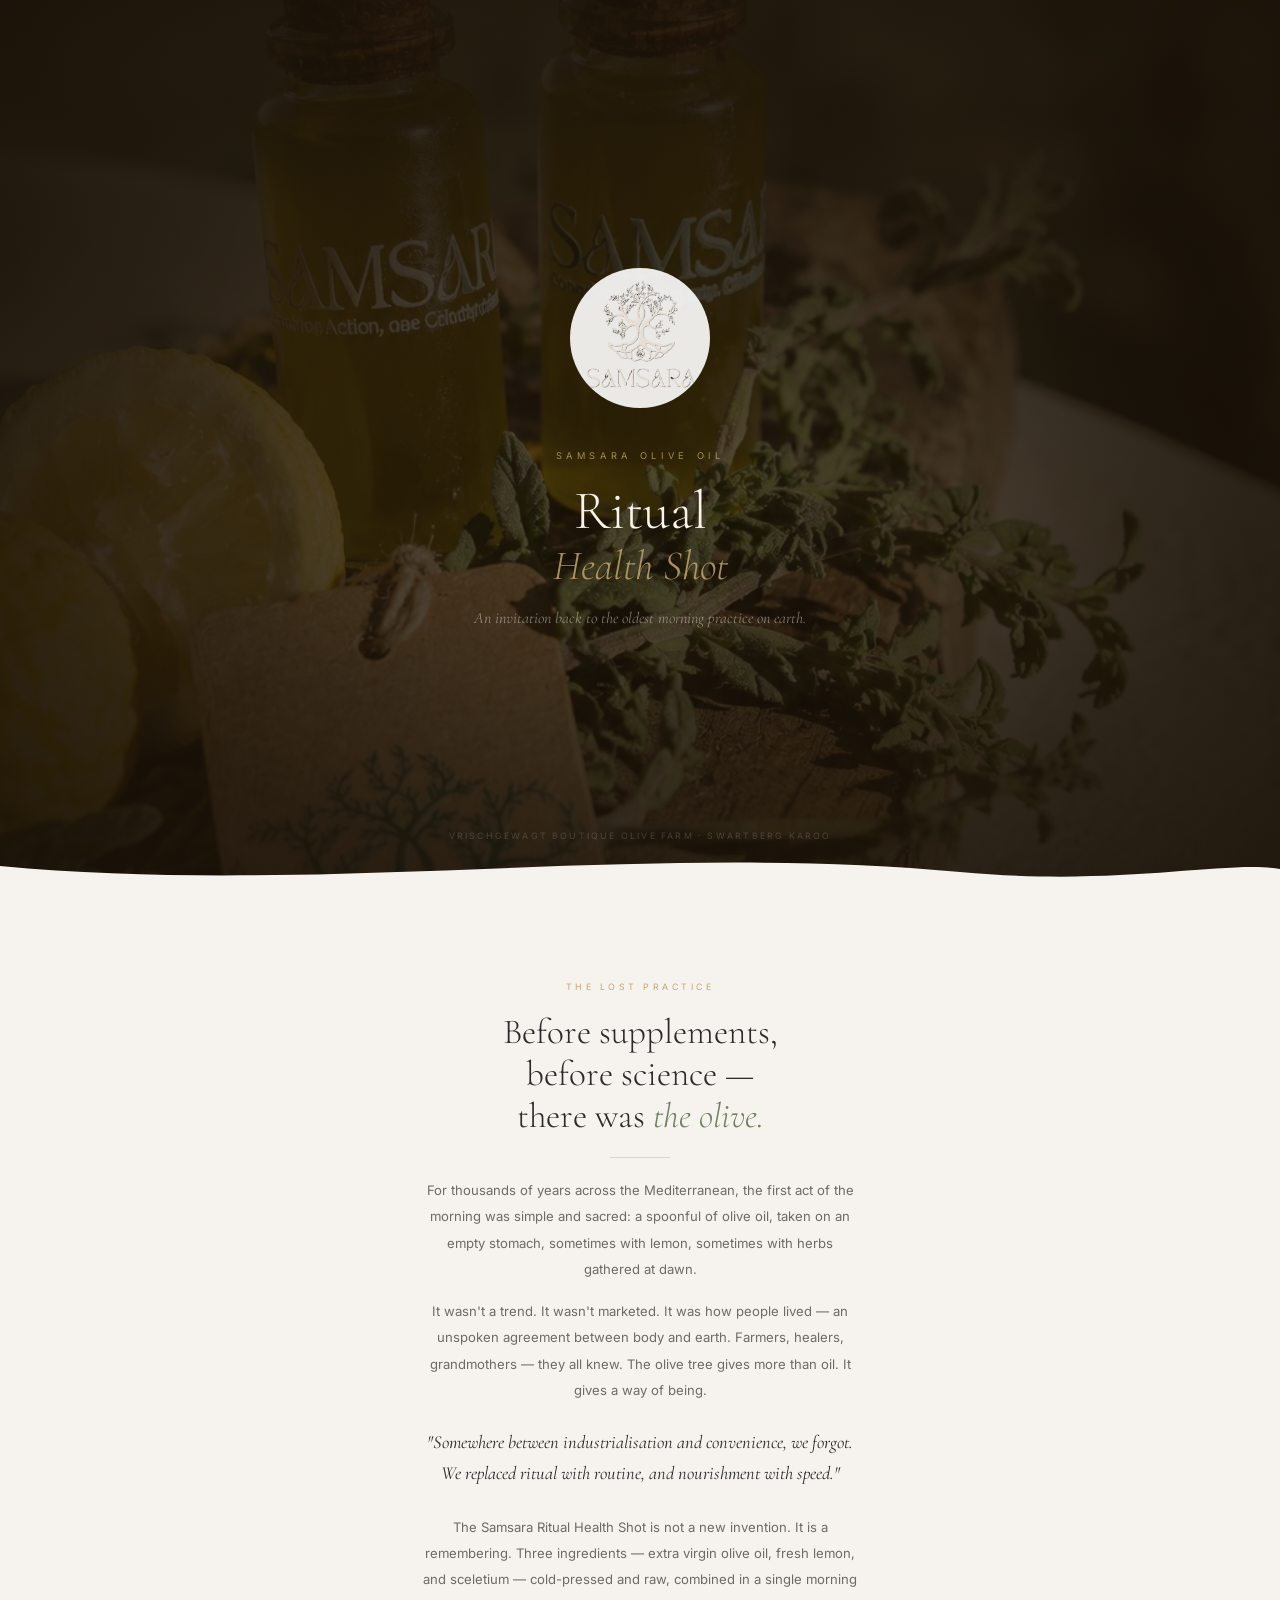
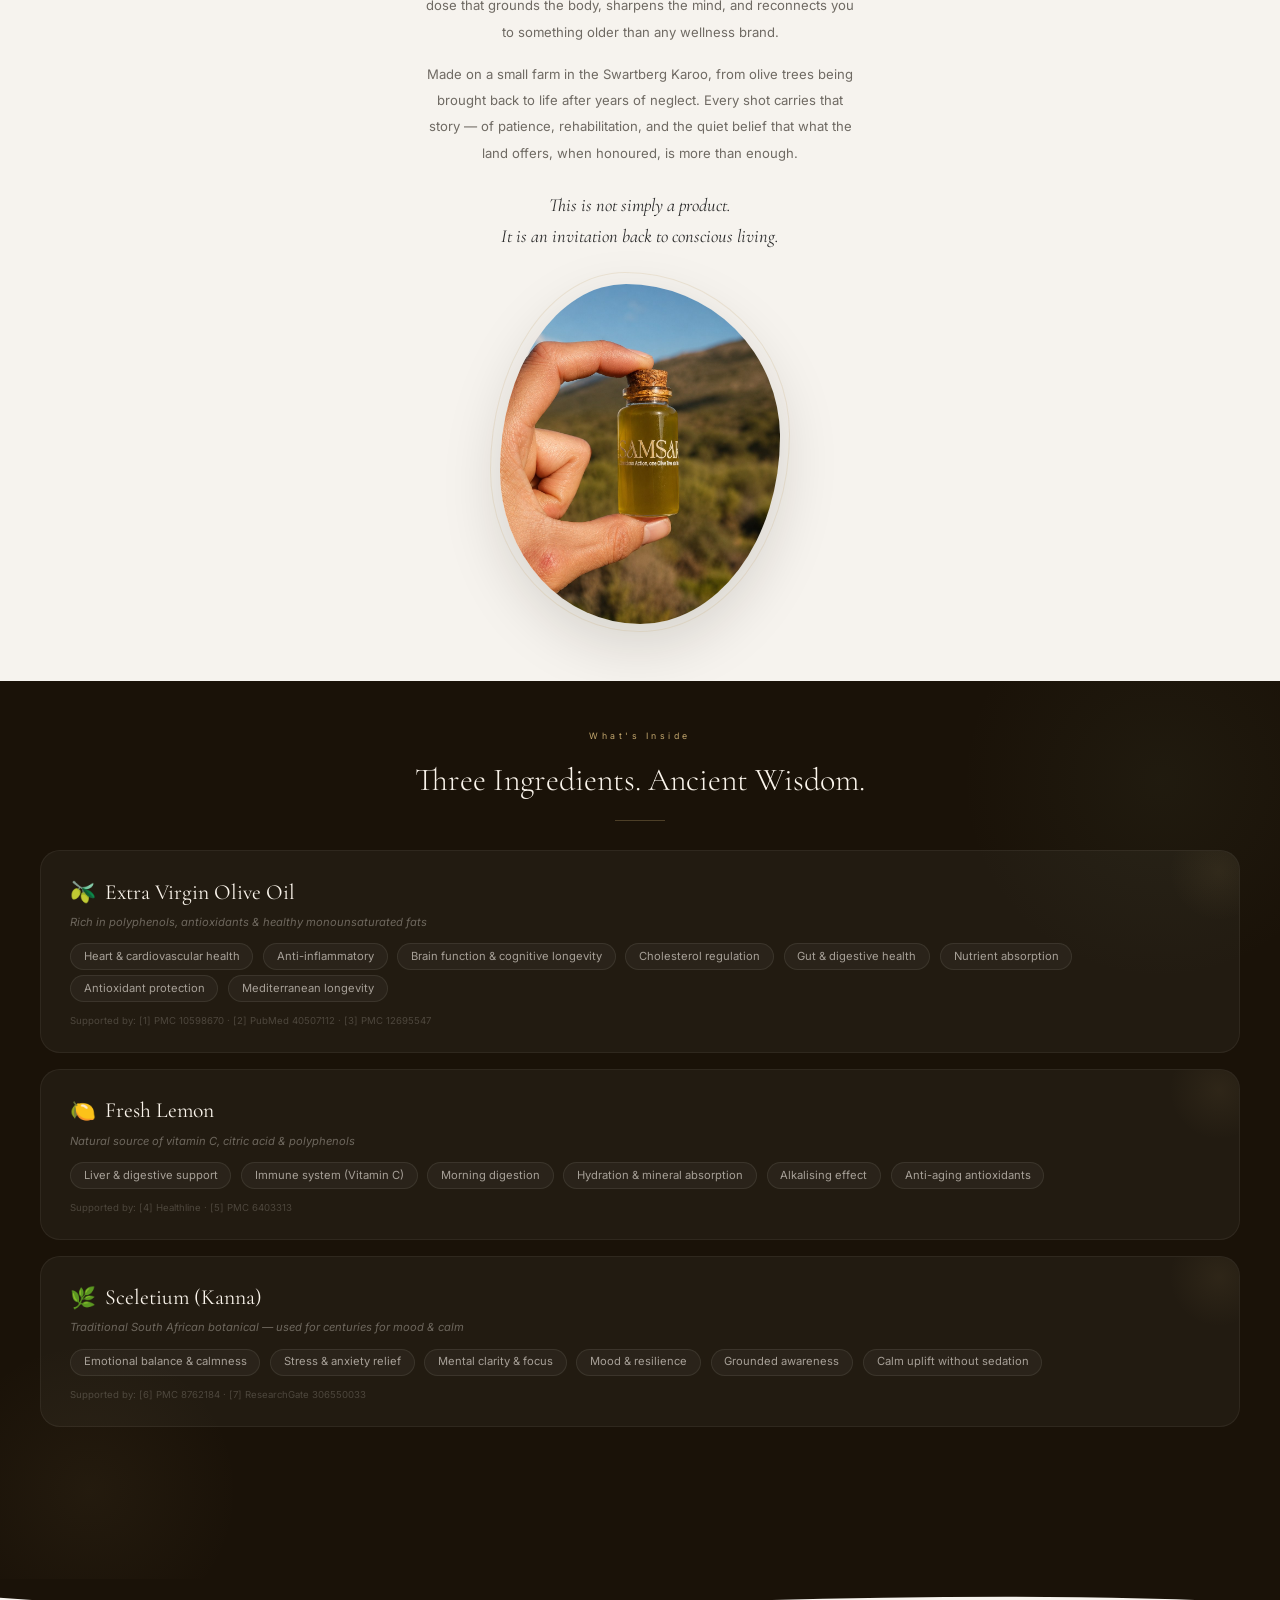
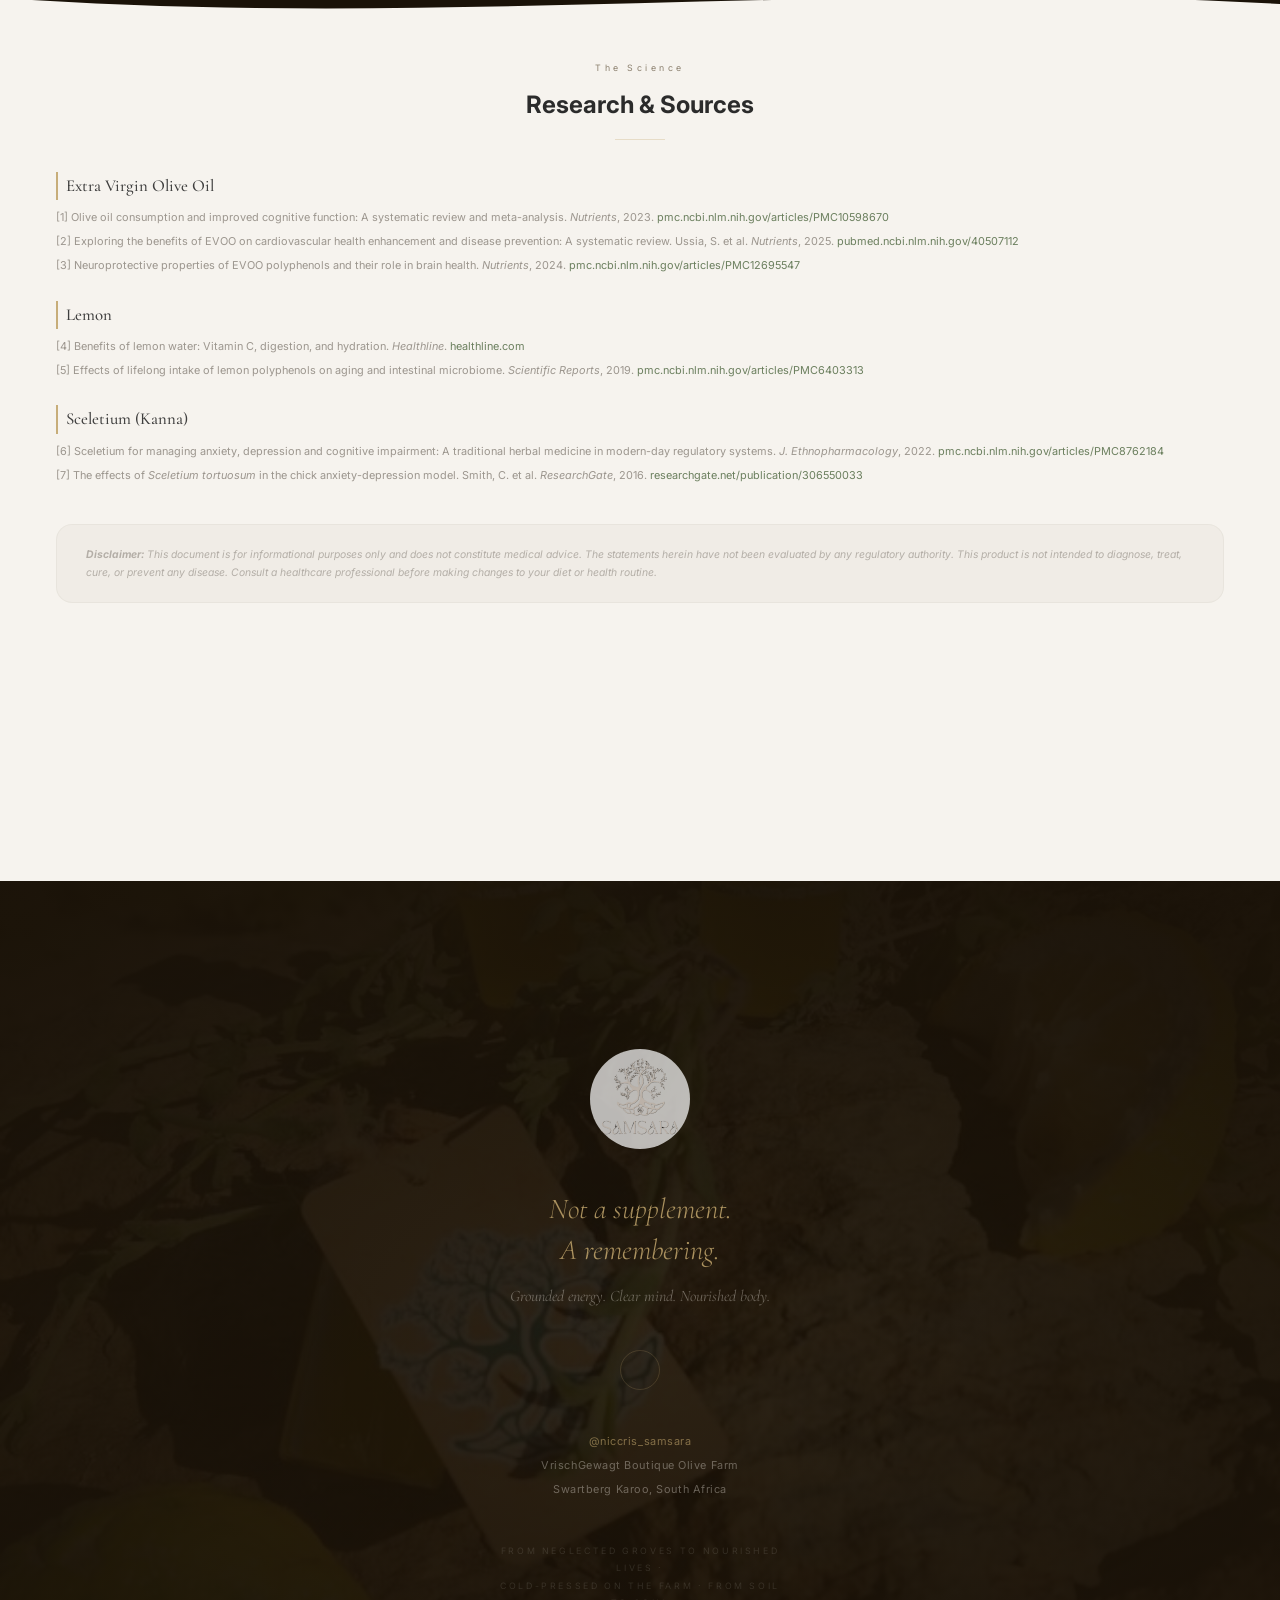
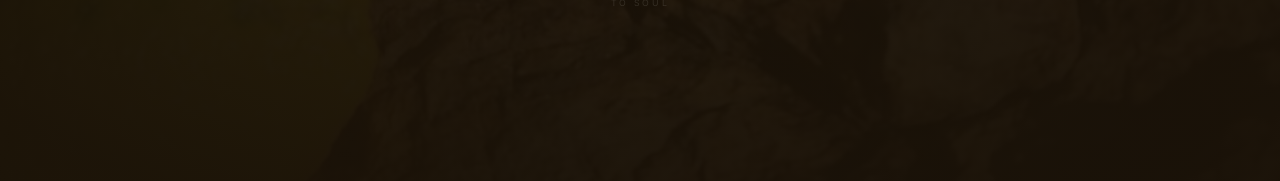
<file: assets/ritual-shot-v2-editable.html>
<!DOCTYPE html>
<html lang="en">
<head>
  <meta charset="UTF-8" />
  <link href="https://fonts.googleapis.com/css2?family=Cormorant+Garamond:ital,wght@0,300;0,400;0,500;0,600;1,300;1,400&family=Inter:wght@300;400;500&display=swap" rel="stylesheet" />
  <style>
    @page { margin: 0; size: A4; }
    *, *::before, *::after { margin: 0; padding: 0; box-sizing: border-box; }

    :root {
      --bg:      #f6f3ee;
      --dark:    #1a1208;
      --text:    #2b2b2b;
      --muted:   #6f6a63;
      --olive:   #6b7f5e;
      --gold:    #c2a66d;
      --earth:   #8a7f6d;
      --cream:   #faf4eb;
    }

    body {
      font-family: 'Inter', system-ui, sans-serif;
      color: var(--text);
      background: var(--bg);
      line-height: 1.7;
      -webkit-font-smoothing: antialiased;
    }

    /* ══════════════════════════════════════════
       PAGE 1: COVER — full bleed, immersive
       ══════════════════════════════════════════ */
    .cover {
      height: 100vh;
      background: var(--dark);
      position: relative;
      overflow: hidden;
      page-break-after: always;
    }

    /* EDIT: Cover background image */
    .cover__bg {
      position: absolute;
      inset: 0;
      width: 100%;
      height: 100%;
      object-fit: cover;
      opacity: 0.4;
    }

    .cover__overlay {
      position: absolute;
      inset: 0;
      background: radial-gradient(
        ellipse 80% 70% at 50% 55%,
        rgba(26,18,8,0.2) 0%,
        rgba(26,18,8,0.75) 60%,
        rgba(26,18,8,0.95) 100%
      );
    }

    /* Organic curved shape at bottom of cover */
    .cover__wave {
      position: absolute;
      bottom: -2px;
      left: 0;
      width: 100%;
      z-index: 3;
    }

    .cover__content {
      position: relative;
      z-index: 2;
      height: 100%;
      display: flex;
      flex-direction: column;
      align-items: center;
      justify-content: center;
      text-align: center;
      padding: 3rem 2.5rem;
    }

    /* EDIT: Logo */
    .cover__logo {
      width: 140px;
      height: auto;
      margin-bottom: 2.5rem;
      opacity: 0.9;
      border-radius: 50%;
    }

    .cover__eyebrow {
      font-size: 0.58rem;
      letter-spacing: 0.5em;
      text-transform: uppercase;
      color: var(--gold);
      margin-bottom: 1.2rem;
      opacity: 0.8;
    }

    /* EDIT: Main title */
    .cover__title {
      font-family: 'Cormorant Garamond', serif;
      font-size: 3.4rem;
      font-weight: 300;
      color: var(--cream);
      line-height: 1.08;
      margin-bottom: 1rem;
    }

    .cover__title em {
      font-style: italic;
      display: block;
      font-size: 2.6rem;
      color: var(--gold);
      opacity: 0.85;
      margin-top: 0.2rem;
    }

    /* EDIT: Subtitle */
    .cover__subtitle {
      font-family: 'Cormorant Garamond', serif;
      font-size: 1rem;
      color: rgba(250,244,235,0.45);
      font-style: italic;
      max-width: 340px;
      line-height: 1.7;
    }

    .cover__footer {
      position: absolute;
      bottom: 3.5rem;
      left: 0;
      right: 0;
      text-align: center;
      font-size: 0.55rem;
      letter-spacing: 0.25em;
      text-transform: uppercase;
      color: rgba(250,244,235,0.18);
      z-index: 4;
    }

    /* ══════════════════════════════════════════
       PAGE 2: THE STORY — the lost practice
       ══════════════════════════════════════════ */
    .story-page {
      min-height: 100vh;
      position: relative;
      overflow: hidden;
      page-break-after: always;
      background: var(--bg);
    }

    /* Curved top transition from dark cover */
    .story-page__wave-top {
      position: absolute;
      top: -2px;
      left: 0;
      width: 100%;
      z-index: 1;
    }

    .story-page__content {
      position: relative;
      z-index: 2;
      padding: 5rem 3.5rem 3rem;
      max-width: 100%;
    }

    .story-eyebrow {
      font-size: 0.55rem;
      letter-spacing: 0.4em;
      text-transform: uppercase;
      color: var(--gold);
      margin-bottom: 1rem;
      text-align: center;
    }

    /* EDIT: Story heading */
    .story-heading {
      font-family: 'Cormorant Garamond', serif;
      font-size: 2.2rem;
      font-weight: 300;
      color: var(--text);
      text-align: center;
      line-height: 1.2;
      margin-bottom: 0.5rem;
    }

    .story-heading em {
      font-style: italic;
      color: var(--olive);
    }

    .story-divider {
      width: 60px;
      height: 1px;
      background: var(--gold);
      margin: 1.2rem auto;
      opacity: 0.4;
    }

    /* EDIT: Story paragraphs — this is the heart of the PDF */
    .story-body {
      max-width: 440px;
      margin: 0 auto;
    }

    .story-body p {
      font-size: 0.82rem;
      color: var(--muted);
      line-height: 2;
      margin-bottom: 1rem;
      text-align: center;
    }

    .story-body p.accent {
      font-family: 'Cormorant Garamond', serif;
      font-size: 1.15rem;
      font-style: italic;
      color: var(--text);
      line-height: 1.7;
      margin: 1.5rem auto;
    }

    /* Floating product image with organic shape mask */
    .story-image-wrap {
      text-align: center;
      margin: 2rem auto 0;
      position: relative;
    }

    .story-image-wrap img {
      width: 280px;
      height: 340px;
      object-fit: cover;
      border-radius: 45% 55% 50% 50% / 55% 45% 55% 45%;
      box-shadow: 0 20px 60px rgba(26,18,8,0.15);
    }

    /* Gold ring accent behind image */
    .story-image-wrap::before {
      content: '';
      position: absolute;
      top: -12px;
      left: 50%;
      transform: translateX(-50%);
      width: 300px;
      height: 360px;
      border-radius: 45% 55% 50% 50% / 55% 45% 55% 45%;
      border: 1px solid var(--gold);
      opacity: 0.2;
    }

    /* ══════════════════════════════════════════
       PAGE 3: INGREDIENTS — organic cards
       ══════════════════════════════════════════ */
    .ingredients-page {
      min-height: 100vh;
      padding: 3rem 2.5rem;
      background: var(--dark);
      color: var(--cream);
      position: relative;
      overflow: hidden;
      page-break-after: always;
    }

    /* Organic background shapes */
    .ingredients-page::before {
      content: '';
      position: absolute;
      top: -100px;
      right: -80px;
      width: 400px;
      height: 400px;
      border-radius: 50%;
      background: radial-gradient(circle, rgba(107,127,94,0.08) 0%, transparent 70%);
    }

    .ingredients-page::after {
      content: '';
      position: absolute;
      bottom: -60px;
      left: -60px;
      width: 300px;
      height: 300px;
      border-radius: 50%;
      background: radial-gradient(circle, rgba(194,166,109,0.06) 0%, transparent 70%);
    }

    .ingredients-page .eyebrow {
      color: var(--gold);
      text-align: center;
      margin-bottom: 0.6rem;
      font-size: 0.55rem;
      letter-spacing: 0.4em;
    }

    .ingredients-page h2 {
      color: var(--cream);
      text-align: center;
      font-size: 2rem;
      margin-bottom: 0.3rem;
    }

    .ingredients-divider {
      width: 50px;
      height: 1px;
      background: var(--gold);
      margin: 0.8rem auto 1.8rem;
      opacity: 0.3;
    }

    .ingredient-cards {
      display: flex;
      flex-direction: column;
      gap: 1rem;
      position: relative;
      z-index: 1;
    }

    /* EDIT: Ingredient card styling */
    .ing-card {
      background: rgba(250,244,235,0.04);
      border: 1px solid rgba(250,244,235,0.06);
      border-radius: 20px;
      padding: 1.4rem 1.8rem;
      position: relative;
      overflow: hidden;
    }

    /* Subtle glow on each card */
    .ing-card::before {
      content: '';
      position: absolute;
      top: -30px;
      right: -30px;
      width: 100px;
      height: 100px;
      border-radius: 50%;
      background: radial-gradient(circle, rgba(194,166,109,0.08) 0%, transparent 70%);
    }

    .ing-card__header {
      display: flex;
      align-items: center;
      gap: 0.6rem;
      margin-bottom: 0.15rem;
    }

    .ing-card__icon {
      font-size: 1.3rem;
    }

    /* EDIT: Ingredient name */
    .ing-card__name {
      font-family: 'Cormorant Garamond', serif;
      font-size: 1.35rem;
      font-weight: 400;
      color: var(--cream);
    }

    .ing-card__sub {
      font-size: 0.7rem;
      color: rgba(250,244,235,0.35);
      font-style: italic;
      margin-bottom: 0.7rem;
    }

    /* EDIT: Benefit items */
    .benefit-flow {
      display: flex;
      flex-wrap: wrap;
      gap: 0.3rem 0.6rem;
    }

    .benefit-tag {
      font-size: 0.7rem;
      color: rgba(250,244,235,0.6);
      background: rgba(250,244,235,0.04);
      border: 1px solid rgba(250,244,235,0.08);
      border-radius: 20px;
      padding: 0.3rem 0.8rem;
      line-height: 1.4;
    }

    .ing-card__ref {
      margin-top: 0.7rem;
      font-size: 0.6rem;
      color: rgba(250,244,235,0.2);
    }

    /* ══════════════════════════════════════════
       PAGE 4: SCIENCE / REFERENCES
       ══════════════════════════════════════════ */
    .science-page {
      min-height: 100vh;
      padding: 3rem 3.5rem;
      background: var(--bg);
      position: relative;
      page-break-after: always;
    }

    /* Curved transition top */
    .science-page__wave {
      position: absolute;
      top: -2px;
      left: 0;
      width: 100%;
    }

    .science-page__content {
      position: relative;
      padding-top: 2rem;
    }

    .science-page .eyebrow {
      text-align: center;
      margin-bottom: 0.6rem;
      font-size: 0.55rem;
      letter-spacing: 0.4em;
      color: var(--earth);
    }

    .science-page h2 {
      text-align: center;
      margin-bottom: 0.3rem;
    }

    .science-divider {
      width: 50px;
      height: 1px;
      background: var(--gold);
      margin: 0.8rem auto 2rem;
      opacity: 0.3;
    }

    .ref-group {
      margin-bottom: 1.6rem;
    }

    .ref-group__title {
      font-family: 'Cormorant Garamond', serif;
      font-size: 1.05rem;
      color: var(--text);
      margin-bottom: 0.5rem;
      font-weight: 500;
      padding-left: 0.5rem;
      border-left: 2px solid var(--gold);
      opacity: 0.9;
    }

    .ref-num {
      font-size: 0.68rem;
      color: rgba(107,100,90,0.65);
      line-height: 1.7;
      margin-bottom: 0.35rem;
      padding-left: 1.5rem;
      text-indent: -1.5rem;
    }

    .ref-num a {
      color: var(--olive);
      text-decoration: none;
      word-break: break-all;
    }

    /* Disclaimer in organic rounded box */
    .disclaimer-box {
      margin-top: 2.5rem;
      padding: 1.3rem 1.8rem;
      background: rgba(138,127,109,0.05);
      border-radius: 16px;
      border: 1px solid rgba(138,127,109,0.08);
    }

    .disclaimer-box p {
      font-size: 0.65rem;
      color: rgba(107,100,90,0.45);
      line-height: 1.7;
      font-style: italic;
    }

    /* ══════════════════════════════════════════
       PAGE 5: BACK COVER — the invitation
       ══════════════════════════════════════════ */
    .back-cover {
      height: 100vh;
      background: var(--dark);
      position: relative;
      overflow: hidden;
    }

    /* EDIT: Back cover background */
    .back-cover__bg {
      position: absolute;
      inset: 0;
      width: 100%;
      height: 100%;
      object-fit: cover;
      opacity: 0.18;
      filter: brightness(0.7);
    }

    .back-cover__overlay {
      position: absolute;
      inset: 0;
      background: radial-gradient(
        ellipse 70% 60% at 50% 50%,
        rgba(26,18,8,0.3) 0%,
        rgba(26,18,8,0.9) 100%
      );
    }

    .back-cover__content {
      position: relative;
      z-index: 2;
      height: 100%;
      display: flex;
      flex-direction: column;
      align-items: center;
      justify-content: center;
      text-align: center;
      padding: 3rem;
    }

    .back-cover__logo {
      width: 100px;
      margin-bottom: 2.5rem;
      opacity: 0.7;
      border-radius: 50%;
    }

    /* EDIT: Closing tagline */
    .back-cover__tagline {
      font-family: 'Cormorant Garamond', serif;
      font-size: 1.8rem;
      font-weight: 300;
      font-style: italic;
      color: var(--gold);
      line-height: 1.4;
      margin-bottom: 0.8rem;
      max-width: 380px;
      opacity: 0.85;
    }

    .back-cover__sub {
      font-family: 'Cormorant Garamond', serif;
      font-size: 1rem;
      color: rgba(250,244,235,0.35);
      font-style: italic;
      margin-bottom: 2.5rem;
    }

    .back-cover__ring {
      width: 40px;
      height: 40px;
      border: 1px solid var(--gold);
      border-radius: 50%;
      opacity: 0.2;
      margin-bottom: 2.5rem;
    }

    /* EDIT: Contact info */
    .back-cover__contact {
      font-size: 0.68rem;
      color: rgba(250,244,235,0.35);
      line-height: 2.2;
      letter-spacing: 0.05em;
    }

    .back-cover__contact a {
      color: var(--gold);
      text-decoration: none;
      opacity: 0.6;
    }

    .back-cover__origin {
      margin-top: 2.5rem;
      font-size: 0.55rem;
      letter-spacing: 0.3em;
      text-transform: uppercase;
      color: rgba(250,244,235,0.12);
      max-width: 300px;
      line-height: 2;
    }
  </style>
</head>
<body>

<!-- ═══ PAGE 1: COVER ═══ -->
<div class="cover">
  <!-- EDIT: Cover background image -->
  <img class="cover__bg" src="images/shot-new1.jpg" alt="" />
  <div class="cover__overlay"></div>
  <div class="cover__content">
    <!-- EDIT: Logo -->
    <img class="cover__logo" src="images/samsara-tree-logo.jpg" alt="Samsara" />
    <div class="cover__eyebrow">Samsara Olive Oil</div>
    <!-- EDIT: Product title -->
    <h1 class="cover__title">Ritual<em>Health Shot</em></h1>
    <!-- EDIT: Subtitle -->
    <p class="cover__subtitle">An invitation back to the oldest morning practice on earth.</p>
  </div>
  <div class="cover__footer">VrischGewagt Boutique Olive Farm · Swartberg Karoo</div>
  <!-- Organic wave transition -->
  <svg class="cover__wave" viewBox="0 0 1440 100" preserveAspectRatio="none" style="height:60px;">
    <path d="M0,40 C360,90 720,0 1080,50 C1260,75 1380,30 1440,45 L1440,100 L0,100 Z" fill="#f6f3ee"/>
  </svg>
</div>

<!-- ═══ PAGE 2: THE STORY ═══ -->
<div class="story-page">
  <div class="story-page__content">
    <div class="story-eyebrow">The Lost Practice</div>
    <!-- EDIT: Story heading -->
    <h2 class="story-heading">Before supplements,<br>before science —<br>there was <em>the olive.</em></h2>
    <div class="story-divider"></div>

    <!-- EDIT: Story body — the soul of this PDF -->
    <div class="story-body">
      <p>
        For thousands of years across the Mediterranean, the first act of the morning was simple and sacred: a spoonful of olive oil, taken on an empty stomach, sometimes with lemon, sometimes with herbs gathered at dawn.
      </p>
      <p>
        It wasn't a trend. It wasn't marketed. It was how people lived — an unspoken agreement between body and earth. Farmers, healers, grandmothers — they all knew. The olive tree gives more than oil. It gives a way of being.
      </p>

      <p class="accent">
        "Somewhere between industrialisation and convenience, we forgot. We replaced ritual with routine, and nourishment with speed."
      </p>

      <p>
        The Samsara Ritual Health Shot is not a new invention. It is a remembering. Three ingredients — extra virgin olive oil, fresh lemon, and sceletium — cold-pressed and raw, combined in a single morning dose that grounds the body, sharpens the mind, and reconnects you to something older than any wellness brand.
      </p>
      <p>
        Made on a small farm in the Swartberg Karoo, from olive trees being brought back to life after years of neglect. Every shot carries that story — of patience, rehabilitation, and the quiet belief that what the land offers, when honoured, is more than enough.
      </p>

      <p class="accent">
        This is not simply a product.<br>
        It is an invitation back to conscious living.
      </p>
    </div>

    <!-- EDIT: Story image -->
    <div class="story-image-wrap">
      <img src="images/shot-new2.jpg" alt="Samsara Ritual Health Shot" />
    </div>
  </div>
</div>

<!-- ═══ PAGE 3: INGREDIENTS ═══ -->
<div class="ingredients-page">
  <div class="eyebrow">What's Inside</div>
  <h2 style="font-family:'Cormorant Garamond',serif; font-weight:300;">Three Ingredients. Ancient Wisdom.</h2>
  <div class="ingredients-divider"></div>

  <div class="ingredient-cards">

    <!-- EDIT: INGREDIENT 1 — Olive Oil -->
    <div class="ing-card">
      <div class="ing-card__header">
        <span class="ing-card__icon">🫒</span>
        <span class="ing-card__name">Extra Virgin Olive Oil</span>
      </div>
      <div class="ing-card__sub">Rich in polyphenols, antioxidants &amp; healthy monounsaturated fats</div>
      <div class="benefit-flow">
        <span class="benefit-tag">Heart &amp; cardiovascular health</span>
        <span class="benefit-tag">Anti-inflammatory</span>
        <span class="benefit-tag">Brain function &amp; cognitive longevity</span>
        <span class="benefit-tag">Cholesterol regulation</span>
        <span class="benefit-tag">Gut &amp; digestive health</span>
        <span class="benefit-tag">Nutrient absorption</span>
        <span class="benefit-tag">Antioxidant protection</span>
        <span class="benefit-tag">Mediterranean longevity</span>
      </div>
      <div class="ing-card__ref">Supported by: [1] PMC 10598670 · [2] PubMed 40507112 · [3] PMC 12695547</div>
    </div>

    <!-- EDIT: INGREDIENT 2 — Lemon -->
    <div class="ing-card">
      <div class="ing-card__header">
        <span class="ing-card__icon">🍋</span>
        <span class="ing-card__name">Fresh Lemon</span>
      </div>
      <div class="ing-card__sub">Natural source of vitamin C, citric acid &amp; polyphenols</div>
      <div class="benefit-flow">
        <span class="benefit-tag">Liver &amp; digestive support</span>
        <span class="benefit-tag">Immune system (Vitamin C)</span>
        <span class="benefit-tag">Morning digestion</span>
        <span class="benefit-tag">Hydration &amp; mineral absorption</span>
        <span class="benefit-tag">Alkalising effect</span>
        <span class="benefit-tag">Anti-aging antioxidants</span>
      </div>
      <div class="ing-card__ref">Supported by: [4] Healthline · [5] PMC 6403313</div>
    </div>

    <!-- EDIT: INGREDIENT 3 — Sceletium -->
    <div class="ing-card">
      <div class="ing-card__header">
        <span class="ing-card__icon">🌿</span>
        <span class="ing-card__name">Sceletium (Kanna)</span>
      </div>
      <div class="ing-card__sub">Traditional South African botanical — used for centuries for mood &amp; calm</div>
      <div class="benefit-flow">
        <span class="benefit-tag">Emotional balance &amp; calmness</span>
        <span class="benefit-tag">Stress &amp; anxiety relief</span>
        <span class="benefit-tag">Mental clarity &amp; focus</span>
        <span class="benefit-tag">Mood &amp; resilience</span>
        <span class="benefit-tag">Grounded awareness</span>
        <span class="benefit-tag">Calm uplift without sedation</span>
      </div>
      <div class="ing-card__ref">Supported by: [6] PMC 8762184 · [7] ResearchGate 306550033</div>
    </div>

  </div>
</div>

<!-- ═══ PAGE 4: THE SCIENCE ═══ -->
<div class="science-page">
  <!-- Curve from dark ingredients page -->
  <svg class="science-page__wave" viewBox="0 0 1440 80" preserveAspectRatio="none" style="height:50px;">
    <path d="M0,30 C480,80 960,0 1440,40 L1440,0 L0,0 Z" fill="#1a1208"/>
  </svg>
  <div class="science-page__content">
    <div class="eyebrow" style="color:var(--earth);">The Science</div>
    <h2>Research &amp; Sources</h2>
    <div class="science-divider"></div>

    <!-- EDIT: References -->
    <div class="ref-group">
      <div class="ref-group__title">Extra Virgin Olive Oil</div>
      <div class="ref-num">[1] Olive oil consumption and improved cognitive function: A systematic review and meta-analysis. <em>Nutrients</em>, 2023. <a href="https://pmc.ncbi.nlm.nih.gov/articles/PMC10598670/">pmc.ncbi.nlm.nih.gov/articles/PMC10598670</a></div>
      <div class="ref-num">[2] Exploring the benefits of EVOO on cardiovascular health enhancement and disease prevention: A systematic review. Ussia, S. et al. <em>Nutrients</em>, 2025. <a href="https://pubmed.ncbi.nlm.nih.gov/40507112/">pubmed.ncbi.nlm.nih.gov/40507112</a></div>
      <div class="ref-num">[3] Neuroprotective properties of EVOO polyphenols and their role in brain health. <em>Nutrients</em>, 2024. <a href="https://pmc.ncbi.nlm.nih.gov/articles/PMC12695547/">pmc.ncbi.nlm.nih.gov/articles/PMC12695547</a></div>
    </div>

    <div class="ref-group">
      <div class="ref-group__title">Lemon</div>
      <div class="ref-num">[4] Benefits of lemon water: Vitamin C, digestion, and hydration. <em>Healthline</em>. <a href="https://www.healthline.com/health/food-nutrition/benefits-of-lemon-water">healthline.com</a></div>
      <div class="ref-num">[5] Effects of lifelong intake of lemon polyphenols on aging and intestinal microbiome. <em>Scientific Reports</em>, 2019. <a href="https://pmc.ncbi.nlm.nih.gov/articles/PMC6403313/">pmc.ncbi.nlm.nih.gov/articles/PMC6403313</a></div>
    </div>

    <div class="ref-group">
      <div class="ref-group__title">Sceletium (Kanna)</div>
      <div class="ref-num">[6] Sceletium for managing anxiety, depression and cognitive impairment: A traditional herbal medicine in modern-day regulatory systems. <em>J. Ethnopharmacology</em>, 2022. <a href="https://pmc.ncbi.nlm.nih.gov/articles/PMC8762184/">pmc.ncbi.nlm.nih.gov/articles/PMC8762184</a></div>
      <div class="ref-num">[7] The effects of <em>Sceletium tortuosum</em> in the chick anxiety-depression model. Smith, C. et al. <em>ResearchGate</em>, 2016. <a href="https://www.researchgate.net/publication/306550033">researchgate.net/publication/306550033</a></div>
    </div>

    <!-- EDIT: Disclaimer -->
    <div class="disclaimer-box">
      <p><strong>Disclaimer:</strong> This document is for informational purposes only and does not constitute medical advice. The statements herein have not been evaluated by any regulatory authority. This product is not intended to diagnose, treat, cure, or prevent any disease. Consult a healthcare professional before making changes to your diet or health routine.</p>
    </div>
  </div>
</div>

<!-- ═══ PAGE 5: BACK COVER ═══ -->
<div class="back-cover">
  <!-- EDIT: Back cover background -->
  <img class="back-cover__bg" src="images/shot1.jpg" alt="" />
  <div class="back-cover__overlay"></div>
  <div class="back-cover__content">
    <img class="back-cover__logo" src="images/samsara-tree-logo.jpg" alt="Samsara" />
    <!-- EDIT: Closing tagline -->
    <div class="back-cover__tagline">Not a supplement.<br>A remembering.</div>
    <div class="back-cover__sub">Grounded energy. Clear mind. Nourished body.</div>
    <div class="back-cover__ring"></div>
    <!-- EDIT: Contact info -->
    <div class="back-cover__contact">
      <a href="https://www.instagram.com/niccris_samsara">@niccris_samsara</a><br>
      VrischGewagt Boutique Olive Farm<br>
      Swartberg Karoo, South Africa
    </div>
    <!-- EDIT: Origin line -->
    <div class="back-cover__origin">
      From neglected groves to nourished lives ·<br>
      Cold-pressed on the farm · From soil to soul
    </div>
  </div>
</div>

</body>
</html>
</file>
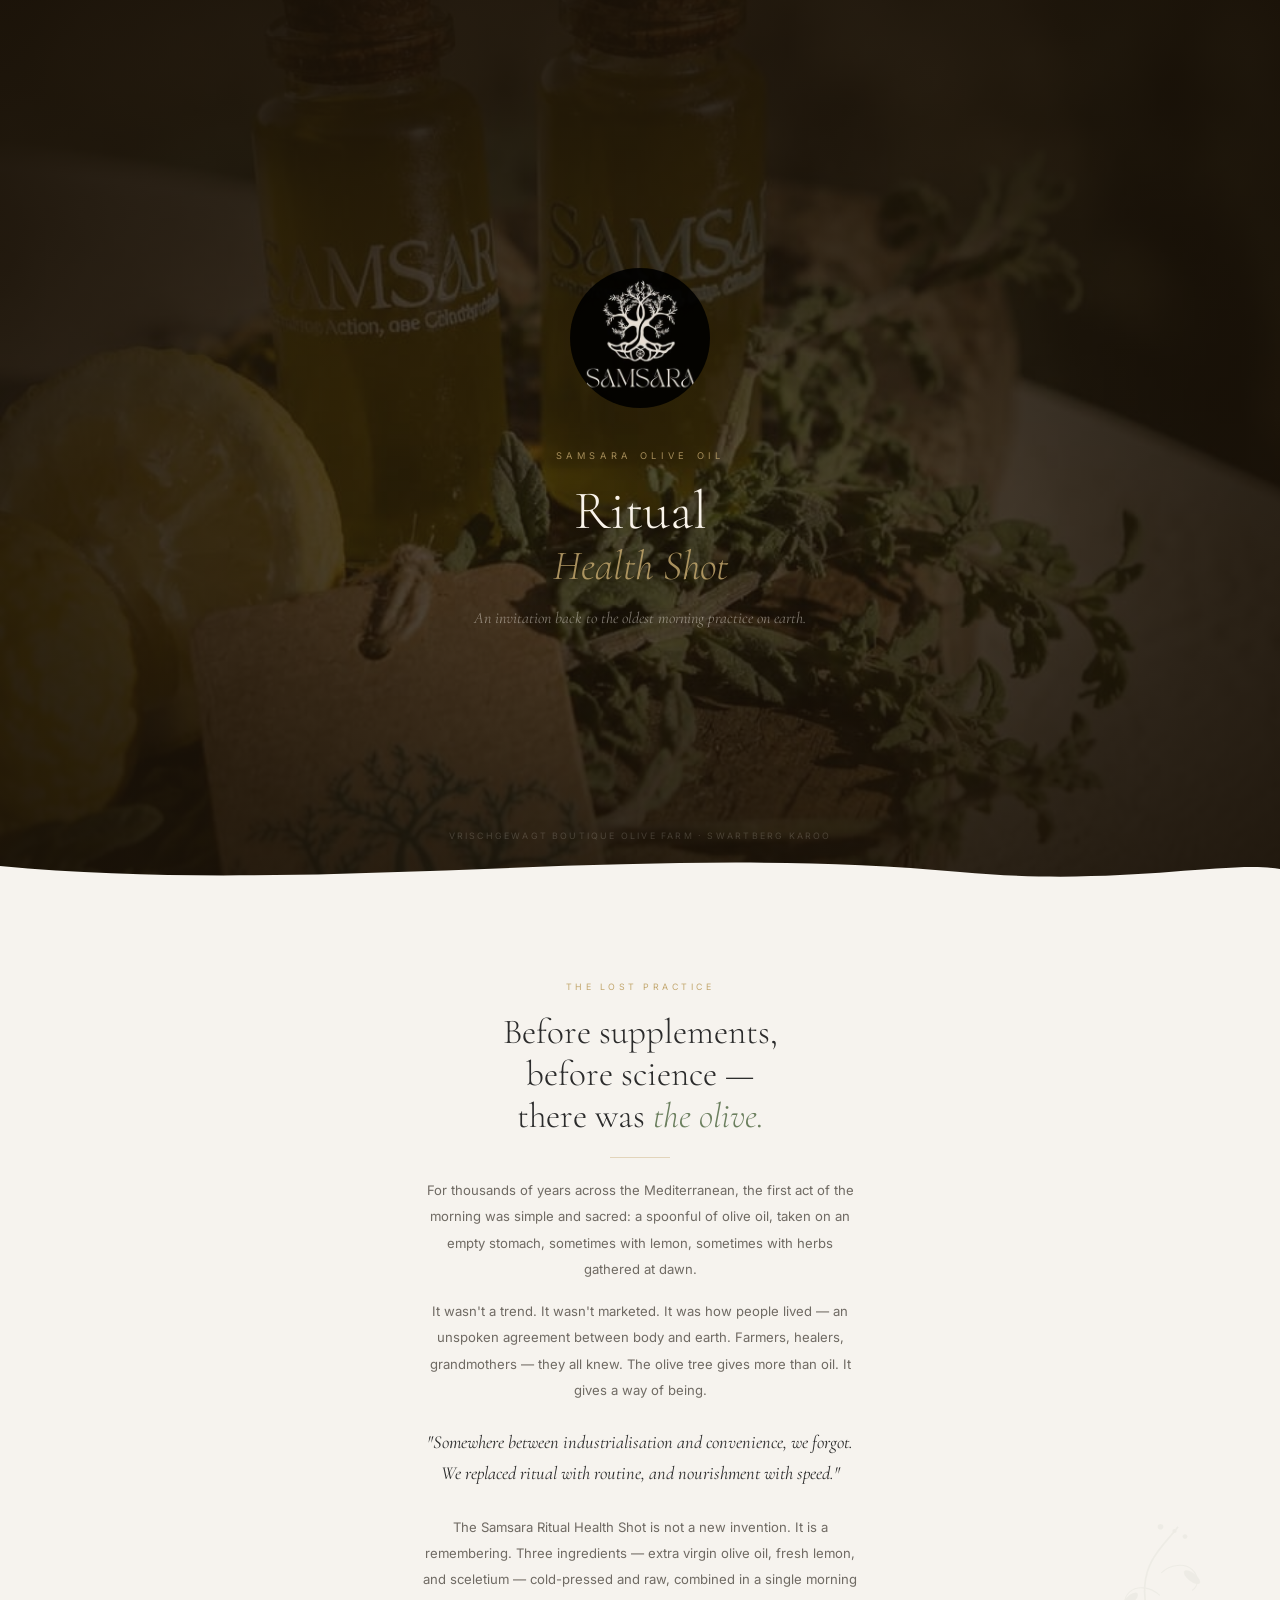
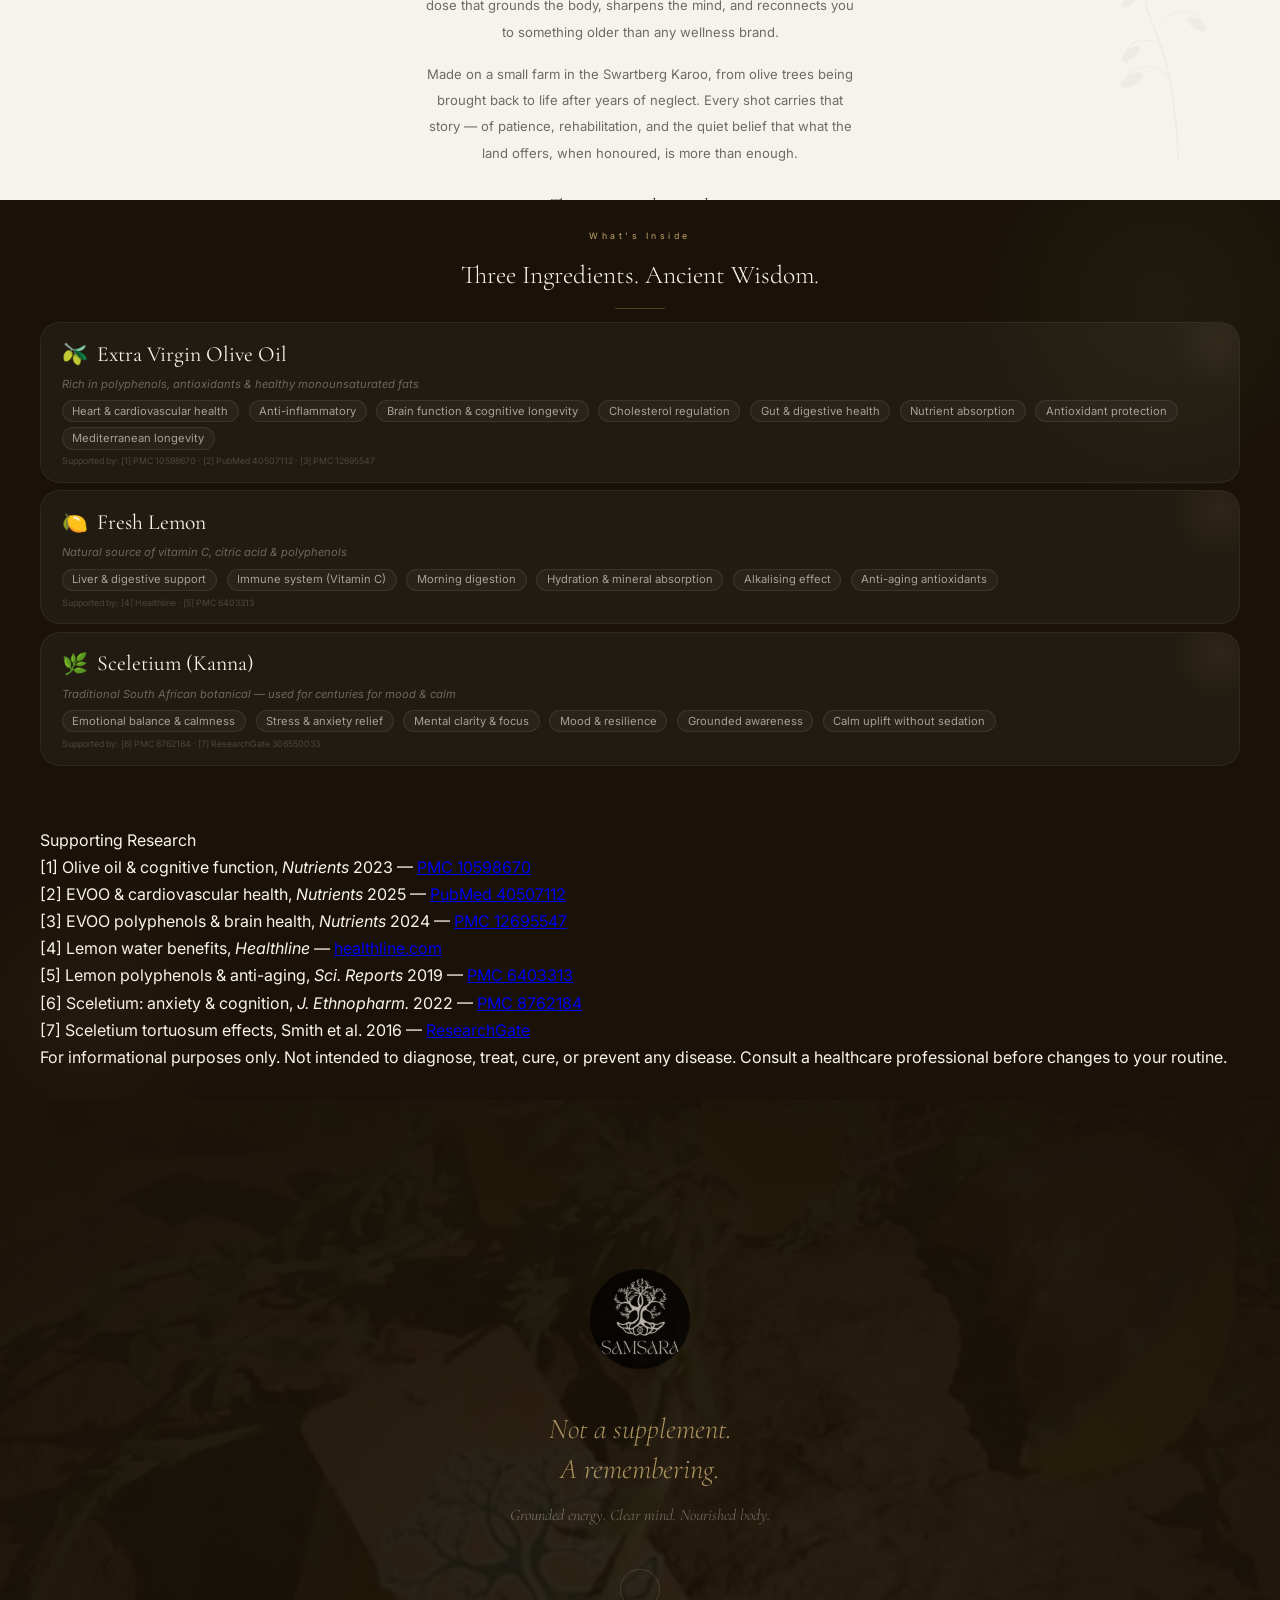
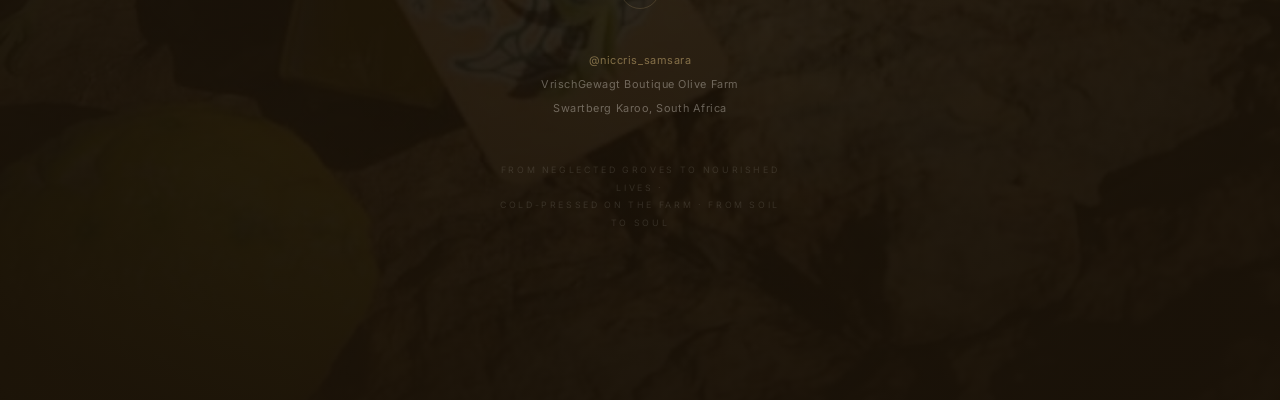
<file: assets/ritual-shot-v3-small-embedded.html>
<!DOCTYPE html>
<html lang="en">
<head>
  <meta charset="UTF-8" />
  <link href="https://fonts.googleapis.com/css2?family=Cormorant+Garamond:ital,wght@0,300;0,400;0,500;0,600;1,300;1,400&family=Inter:wght@300;400;500&display=swap" rel="stylesheet" />
  <style>
    @page { margin: 0; size: A4; }
    *, *::before, *::after { margin: 0; padding: 0; box-sizing: border-box; }

    :root {
      --bg:      #f6f3ee;
      --dark:    #1a1208;
      --text:    #2b2b2b;
      --muted:   #6f6a63;
      --olive:   #6b7f5e;
      --gold:    #c2a66d;
      --earth:   #8a7f6d;
      --cream:   #faf4eb;
    }

    body {
      font-family: 'Inter', system-ui, sans-serif;
      color: var(--text);
      background: var(--bg);
      line-height: 1.7;
      -webkit-font-smoothing: antialiased;
    }

    /* ══════════════════════════════════════════
       PAGE 1: COVER — full bleed, immersive
       ══════════════════════════════════════════ */
    .cover {
      height: 100vh;
      background: var(--dark);
      position: relative;
      overflow: hidden;
      page-break-after: always;
    }

    /* EDIT: Cover background image */
    .cover__bg {
      position: absolute;
      inset: 0;
      width: 100%;
      height: 100%;
      object-fit: cover;
      opacity: 0.4;
    }

    .cover__overlay {
      position: absolute;
      inset: 0;
      background: radial-gradient(
        ellipse 80% 70% at 50% 55%,
        rgba(26,18,8,0.2) 0%,
        rgba(26,18,8,0.75) 60%,
        rgba(26,18,8,0.95) 100%
      );
    }

    /* Organic curved shape at bottom of cover */
    .cover__wave {
      position: absolute;
      bottom: -2px;
      left: 0;
      width: 100%;
      z-index: 3;
    }

    .cover__content {
      position: relative;
      z-index: 2;
      height: 100%;
      display: flex;
      flex-direction: column;
      align-items: center;
      justify-content: center;
      text-align: center;
      padding: 3rem 2.5rem;
    }

    /* EDIT: Logo */
    .cover__logo {
      width: 140px;
      height: auto;
      margin-bottom: 2.5rem;
      opacity: 0.9;
      border-radius: 50%;
    }

    .cover__eyebrow {
      font-size: 0.58rem;
      letter-spacing: 0.5em;
      text-transform: uppercase;
      color: var(--gold);
      margin-bottom: 1.2rem;
      opacity: 0.8;
    }

    /* EDIT: Main title */
    .cover__title {
      font-family: 'Cormorant Garamond', serif;
      font-size: 3.4rem;
      font-weight: 300;
      color: var(--cream);
      line-height: 1.08;
      margin-bottom: 1rem;
    }

    .cover__title em {
      font-style: italic;
      display: block;
      font-size: 2.6rem;
      color: var(--gold);
      opacity: 0.85;
      margin-top: 0.2rem;
    }

    /* EDIT: Subtitle */
    .cover__subtitle {
      font-family: 'Cormorant Garamond', serif;
      font-size: 1rem;
      color: rgba(250,244,235,0.45);
      font-style: italic;
      max-width: 340px;
      line-height: 1.7;
    }

    .cover__footer {
      position: absolute;
      bottom: 3.5rem;
      left: 0;
      right: 0;
      text-align: center;
      font-size: 0.55rem;
      letter-spacing: 0.25em;
      text-transform: uppercase;
      color: rgba(250,244,235,0.18);
      z-index: 4;
    }

    /* ══════════════════════════════════════════
       PAGE 2: THE STORY — the lost practice
       ══════════════════════════════════════════ */
    .story-page {
      height: 100vh;
      position: relative;
      overflow: hidden;
      page-break-after: always;
      background: var(--bg);
    }

    /* Curved top transition from dark cover */
    .story-page__wave-top {
      position: absolute;
      top: -2px;
      left: 0;
      width: 100%;
      z-index: 1;
    }

    .story-page__content {
      position: relative;
      z-index: 2;
      padding: 5rem 3.5rem 3rem;
      max-width: 100%;
    }

    .story-eyebrow {
      font-size: 0.55rem;
      letter-spacing: 0.4em;
      text-transform: uppercase;
      color: var(--gold);
      margin-bottom: 1rem;
      text-align: center;
    }

    /* EDIT: Story heading */
    .story-heading {
      font-family: 'Cormorant Garamond', serif;
      font-size: 2.2rem;
      font-weight: 300;
      color: var(--text);
      text-align: center;
      line-height: 1.2;
      margin-bottom: 0.5rem;
    }

    .story-heading em {
      font-style: italic;
      color: var(--olive);
    }

    .story-divider {
      width: 60px;
      height: 1px;
      background: var(--gold);
      margin: 1.2rem auto;
      opacity: 0.4;
    }

    /* EDIT: Story paragraphs — this is the heart of the PDF */
    .story-body {
      max-width: 440px;
      margin: 0 auto;
    }

    .story-body p {
      font-size: 0.82rem;
      color: var(--muted);
      line-height: 2;
      margin-bottom: 1rem;
      text-align: center;
    }

    .story-body p.accent {
      font-family: 'Cormorant Garamond', serif;
      font-size: 1.15rem;
      font-style: italic;
      color: var(--text);
      line-height: 1.7;
      margin: 1.5rem auto;
    }

    /* Floating product image with organic shape mask */
    .story-image-wrap {
      text-align: center;
      margin: 2rem auto 0;
      position: relative;
    }

    .story-image-wrap img {
      width: 280px;
      height: 340px;
      object-fit: cover;
      border-radius: 45% 55% 50% 50% / 55% 45% 55% 45%;
      box-shadow: 0 20px 60px rgba(26,18,8,0.15);
    }

    /* Gold ring accent behind image */
    .story-image-wrap::before {
      content: '';
      position: absolute;
      top: -12px;
      left: 50%;
      transform: translateX(-50%);
      width: 300px;
      height: 360px;
      border-radius: 45% 55% 50% 50% / 55% 45% 55% 45%;
      border: 1px solid var(--gold);
      opacity: 0.2;
    }

    /* ══════════════════════════════════════════
       PAGE 3: INGREDIENTS — organic cards
       ══════════════════════════════════════════ */
    .ingredients-page {
      height: 100vh;
      padding: 1.8rem 2.5rem;
      background: var(--dark);
      color: var(--cream);
      position: relative;
      overflow: hidden;
      page-break-after: always;
      display: flex;
      flex-direction: column;
    }

    /* Organic background shapes */
    .ingredients-page::before {
      content: '';
      position: absolute;
      top: -100px;
      right: -80px;
      width: 400px;
      height: 400px;
      border-radius: 50%;
      background: radial-gradient(circle, rgba(107,127,94,0.08) 0%, transparent 70%);
    }

    .ingredients-page::after {
      content: '';
      position: absolute;
      bottom: -60px;
      left: -60px;
      width: 300px;
      height: 300px;
      border-radius: 50%;
      background: radial-gradient(circle, rgba(194,166,109,0.06) 0%, transparent 70%);
    }

    .ingredients-page .eyebrow {
      color: var(--gold);
      text-align: center;
      margin-bottom: 0.6rem;
      font-size: 0.55rem;
      letter-spacing: 0.4em;
    }

    .ingredients-page h2 {
      color: var(--cream);
      text-align: center;
      font-size: 2rem;
      margin-bottom: 0.3rem;
    }

    .ingredients-divider {
      width: 50px;
      height: 1px;
      background: var(--gold);
      margin: 0.8rem auto 1.8rem;
      opacity: 0.3;
    }

    .ingredient-cards {
      display: flex;
      flex-direction: column;
      gap: 0.45rem;
      position: relative;
      z-index: 1;
      flex: 1;
    }

    /* EDIT: Ingredient card styling */
    .ing-card {
      background: rgba(250,244,235,0.04);
      border: 1px solid rgba(250,244,235,0.06);
      border-radius: 20px;
      padding: 0.8rem 1.3rem;
      position: relative;
      overflow: hidden;
    }

    /* Subtle glow on each card */
    .ing-card::before {
      content: '';
      position: absolute;
      top: -30px;
      right: -30px;
      width: 100px;
      height: 100px;
      border-radius: 50%;
      background: radial-gradient(circle, rgba(194,166,109,0.08) 0%, transparent 70%);
    }

    .ing-card__header {
      display: flex;
      align-items: center;
      gap: 0.6rem;
      margin-bottom: 0.15rem;
    }

    .ing-card__icon {
      font-size: 1.3rem;
    }

    /* EDIT: Ingredient name */
    .ing-card__name {
      font-family: 'Cormorant Garamond', serif;
      font-size: 1.35rem;
      font-weight: 400;
      color: var(--cream);
    }

    .ing-card__sub {
      font-size: 0.7rem;
      color: rgba(250,244,235,0.35);
      font-style: italic;
      margin-bottom: 0.4rem;
    }

    /* EDIT: Benefit items */
    .benefit-flow {
      display: flex;
      flex-wrap: wrap;
      gap: 0.3rem 0.6rem;
    }

    .benefit-tag {
      font-size: 0.7rem;
      color: rgba(250,244,235,0.6);
      background: rgba(250,244,235,0.04);
      border: 1px solid rgba(250,244,235,0.08);
      border-radius: 20px;
      padding: 0.18rem 0.6rem;
      line-height: 1.3;
    }

    .ing-card__ref {
      margin-top: 0.3rem;
      font-size: 0.55rem;
      color: rgba(250,244,235,0.2);
    }

    /* ══════════════════════════════════════════
       PAGE 4: SCIENCE / REFERENCES
       ══════════════════════════════════════════ */
    .science-page {
      min-height: 100vh;
      padding: 3rem 3.5rem;
      background: var(--bg);
      position: relative;
      page-break-after: always;
    }

    /* Curved transition top */
    .science-page__wave {
      position: absolute;
      top: -2px;
      left: 0;
      width: 100%;
    }

    .science-page__content {
      position: relative;
      padding-top: 2rem;
    }

    .science-page .eyebrow {
      text-align: center;
      margin-bottom: 0.6rem;
      font-size: 0.55rem;
      letter-spacing: 0.4em;
      color: var(--earth);
    }

    .science-page h2 {
      text-align: center;
      margin-bottom: 0.3rem;
    }

    .science-divider {
      width: 50px;
      height: 1px;
      background: var(--gold);
      margin: 0.8rem auto 2rem;
      opacity: 0.3;
    }

    .ref-group {
      margin-bottom: 1.6rem;
    }

    .ref-group__title {
      font-family: 'Cormorant Garamond', serif;
      font-size: 1.05rem;
      color: var(--text);
      margin-bottom: 0.5rem;
      font-weight: 500;
      padding-left: 0.5rem;
      border-left: 2px solid var(--gold);
      opacity: 0.9;
    }

    .ref-num {
      font-size: 0.68rem;
      color: rgba(107,100,90,0.65);
      line-height: 1.7;
      margin-bottom: 0.35rem;
      padding-left: 1.5rem;
      text-indent: -1.5rem;
    }

    .ref-num a {
      color: var(--olive);
      text-decoration: none;
      word-break: break-all;
    }

    /* Disclaimer in organic rounded box */
    .disclaimer-box {
      margin-top: 2.5rem;
      padding: 1.3rem 1.8rem;
      background: rgba(138,127,109,0.05);
      border-radius: 16px;
      border: 1px solid rgba(138,127,109,0.08);
    }

    .disclaimer-box p {
      font-size: 0.65rem;
      color: rgba(107,100,90,0.45);
      line-height: 1.7;
      font-style: italic;
    }

    .story-olive-branch {
      position: absolute;
      bottom: 1.5rem;
      right: 2rem;
      width: 140px;
      opacity: 0.06;
      z-index: 0;
      pointer-events: none;
    }

    /* ══════════════════════════════════════════
       PAGE 4: BACK COVER — the invitation
       ══════════════════════════════════════════ */
    .back-cover {
      height: 100vh;
      background: var(--dark);
      position: relative;
      overflow: hidden;
    }

    /* EDIT: Back cover background */
    .back-cover__bg {
      position: absolute;
      inset: 0;
      width: 100%;
      height: 100%;
      object-fit: cover;
      opacity: 0.18;
      filter: brightness(0.7);
    }

    .back-cover__overlay {
      position: absolute;
      inset: 0;
      background: radial-gradient(
        ellipse 70% 60% at 50% 50%,
        rgba(26,18,8,0.3) 0%,
        rgba(26,18,8,0.9) 100%
      );
    }

    .back-cover__content {
      position: relative;
      z-index: 2;
      height: 100%;
      display: flex;
      flex-direction: column;
      align-items: center;
      justify-content: center;
      text-align: center;
      padding: 3rem;
    }

    .back-cover__logo {
      width: 100px;
      margin-bottom: 2.5rem;
      opacity: 0.7;
      border-radius: 50%;
    }

    /* EDIT: Closing tagline */
    .back-cover__tagline {
      font-family: 'Cormorant Garamond', serif;
      font-size: 1.8rem;
      font-weight: 300;
      font-style: italic;
      color: var(--gold);
      line-height: 1.4;
      margin-bottom: 0.8rem;
      max-width: 380px;
      opacity: 0.85;
    }

    .back-cover__sub {
      font-family: 'Cormorant Garamond', serif;
      font-size: 1rem;
      color: rgba(250,244,235,0.35);
      font-style: italic;
      margin-bottom: 2.5rem;
    }

    .back-cover__ring {
      width: 40px;
      height: 40px;
      border: 1px solid var(--gold);
      border-radius: 50%;
      opacity: 0.2;
      margin-bottom: 2.5rem;
    }

    /* EDIT: Contact info */
    .back-cover__contact {
      font-size: 0.68rem;
      color: rgba(250,244,235,0.35);
      line-height: 2.2;
      letter-spacing: 0.05em;
    }

    .back-cover__contact a {
      color: var(--gold);
      text-decoration: none;
      opacity: 0.6;
    }

    .back-cover__origin {
      margin-top: 2.5rem;
      font-size: 0.55rem;
      letter-spacing: 0.3em;
      text-transform: uppercase;
      color: rgba(250,244,235,0.12);
      max-width: 300px;
      line-height: 2;
    }
  </style>
</head>
<body>

<!-- ═══ PAGE 1: COVER ═══ -->
<div class="cover">
  <!-- EDIT: Cover background image -->
  <img class="cover__bg" src="[data-uri]" alt="" />
  <div class="cover__overlay"></div>
  <div class="cover__content">
    <!-- EDIT: Logo -->
    <img class="cover__logo" src="[data-uri]" alt="Samsara" />
    <div class="cover__eyebrow">Samsara Olive Oil</div>
    <!-- EDIT: Product title -->
    <h1 class="cover__title">Ritual<em>Health Shot</em></h1>
    <!-- EDIT: Subtitle -->
    <p class="cover__subtitle">An invitation back to the oldest morning practice on earth.</p>
  </div>
  <div class="cover__footer">VrischGewagt Boutique Olive Farm · Swartberg Karoo</div>
  <!-- Organic wave transition -->
  <svg class="cover__wave" viewBox="0 0 1440 100" preserveAspectRatio="none" style="height:60px;">
    <path d="M0,40 C360,90 720,0 1080,50 C1260,75 1380,30 1440,45 L1440,100 L0,100 Z" fill="#f6f3ee"/>
  </svg>
</div>

<!-- ═══ PAGE 2: THE STORY ═══ -->
<div class="story-page">
  <div class="story-page__content">
    <div class="story-eyebrow">The Lost Practice</div>
    <!-- EDIT: Story heading -->
    <h2 class="story-heading">Before supplements,<br>before science —<br>there was <em>the olive.</em></h2>
    <div class="story-divider"></div>

    <!-- EDIT: Story body — the soul of this PDF -->
    <div class="story-body">
      <p>
        For thousands of years across the Mediterranean, the first act of the morning was simple and sacred: a spoonful of olive oil, taken on an empty stomach, sometimes with lemon, sometimes with herbs gathered at dawn.
      </p>
      <p>
        It wasn't a trend. It wasn't marketed. It was how people lived — an unspoken agreement between body and earth. Farmers, healers, grandmothers — they all knew. The olive tree gives more than oil. It gives a way of being.
      </p>

      <p class="accent">
        "Somewhere between industrialisation and convenience, we forgot. We replaced ritual with routine, and nourishment with speed."
      </p>

      <p>
        The Samsara Ritual Health Shot is not a new invention. It is a remembering. Three ingredients — extra virgin olive oil, fresh lemon, and sceletium — cold-pressed and raw, combined in a single morning dose that grounds the body, sharpens the mind, and reconnects you to something older than any wellness brand.
      </p>
      <p>
        Made on a small farm in the Swartberg Karoo, from olive trees being brought back to life after years of neglect. Every shot carries that story — of patience, rehabilitation, and the quiet belief that what the land offers, when honoured, is more than enough.
      </p>

      <p class="accent">
        This is not simply a product.<br>
        It is an invitation back to conscious living.
      </p>
    </div>
  </div>

  <!-- olive branch watermark -->
  <svg class="story-olive-branch" viewBox="0 0 200 400" fill="none" xmlns="http://www.w3.org/2000/svg"><path d="M100 380 C100 340 95 300 88 260 C81 220 68 195 58 168 C48 141 52 112 63 92 C74 72 90 58 100 44" stroke="#6b7f5e" stroke-width="2.5" fill="none"/><path d="M88 260 C76 246 56 240 41 246 C26 252 19 266 27 277" stroke="#6b7f5e" stroke-width="1.5" fill="none"/><ellipse cx="34" cy="263" rx="18" ry="8" fill="#6b7f5e" transform="rotate(-28 34 263)"/><path d="M82 218 C68 205 48 202 36 210 C24 218 21 233 30 241" stroke="#6b7f5e" stroke-width="1.5" fill="none"/><ellipse cx="33" cy="225" rx="16" ry="7" fill="#6b7f5e" transform="rotate(-38 33 225)"/><path d="M78 178 C91 164 112 161 124 169 C136 177 139 191 131 199" stroke="#6b7f5e" stroke-width="1.5" fill="none"/><ellipse cx="127" cy="183" rx="16" ry="7" fill="#6b7f5e" transform="rotate(33 127 183)"/><path d="M74 142 C60 129 41 128 31 137 C21 146 22 161 32 168" stroke="#6b7f5e" stroke-width="1.5" fill="none"/><ellipse cx="31" cy="149" rx="15" ry="6" fill="#6b7f5e" transform="rotate(-42 31 149)"/><path d="M76 110 C89 97 110 96 120 105 C130 114 130 129 120 135" stroke="#6b7f5e" stroke-width="1.5" fill="none"/><ellipse cx="120" cy="116" rx="14" ry="6" fill="#6b7f5e" transform="rotate(38 120 116)"/><circle cx="75" cy="44" r="4" fill="#6b7f5e"/><circle cx="95" cy="50" r="3" fill="#6b7f5e"/><circle cx="110" cy="58" r="3.5" fill="#6b7f5e"/></svg>
</div>

<!-- ═══ PAGE 3: INGREDIENTS ═══ -->
<div class="ingredients-page">
  <div class="eyebrow">What's Inside</div>
  <h2 style="font-family:'Cormorant Garamond',serif; font-weight:300; font-size:1.6rem;">Three Ingredients. Ancient Wisdom.</h2>
  <div class="ingredients-divider" style="margin:0.4rem auto 0.8rem;"></div>

  <div class="ingredient-cards">

    <!-- EDIT: INGREDIENT 1 — Olive Oil -->
    <div class="ing-card">
      <div class="ing-card__header">
        <span class="ing-card__icon">🫒</span>
        <span class="ing-card__name">Extra Virgin Olive Oil</span>
      </div>
      <div class="ing-card__sub">Rich in polyphenols, antioxidants &amp; healthy monounsaturated fats</div>
      <div class="benefit-flow">
        <span class="benefit-tag">Heart &amp; cardiovascular health</span>
        <span class="benefit-tag">Anti-inflammatory</span>
        <span class="benefit-tag">Brain function &amp; cognitive longevity</span>
        <span class="benefit-tag">Cholesterol regulation</span>
        <span class="benefit-tag">Gut &amp; digestive health</span>
        <span class="benefit-tag">Nutrient absorption</span>
        <span class="benefit-tag">Antioxidant protection</span>
        <span class="benefit-tag">Mediterranean longevity</span>
      </div>
      <div class="ing-card__ref">Supported by: [1] PMC 10598670 · [2] PubMed 40507112 · [3] PMC 12695547</div>
    </div>

    <!-- EDIT: INGREDIENT 2 — Lemon -->
    <div class="ing-card">
      <div class="ing-card__header">
        <span class="ing-card__icon">🍋</span>
        <span class="ing-card__name">Fresh Lemon</span>
      </div>
      <div class="ing-card__sub">Natural source of vitamin C, citric acid &amp; polyphenols</div>
      <div class="benefit-flow">
        <span class="benefit-tag">Liver &amp; digestive support</span>
        <span class="benefit-tag">Immune system (Vitamin C)</span>
        <span class="benefit-tag">Morning digestion</span>
        <span class="benefit-tag">Hydration &amp; mineral absorption</span>
        <span class="benefit-tag">Alkalising effect</span>
        <span class="benefit-tag">Anti-aging antioxidants</span>
      </div>
      <div class="ing-card__ref">Supported by: [4] Healthline · [5] PMC 6403313</div>
    </div>

    <!-- EDIT: INGREDIENT 3 — Sceletium -->
    <div class="ing-card">
      <div class="ing-card__header">
        <span class="ing-card__icon">🌿</span>
        <span class="ing-card__name">Sceletium (Kanna)</span>
      </div>
      <div class="ing-card__sub">Traditional South African botanical — used for centuries for mood &amp; calm</div>
      <div class="benefit-flow">
        <span class="benefit-tag">Emotional balance &amp; calmness</span>
        <span class="benefit-tag">Stress &amp; anxiety relief</span>
        <span class="benefit-tag">Mental clarity &amp; focus</span>
        <span class="benefit-tag">Mood &amp; resilience</span>
        <span class="benefit-tag">Grounded awareness</span>
        <span class="benefit-tag">Calm uplift without sedation</span>
      </div>
      <div class="ing-card__ref">Supported by: [6] PMC 8762184 · [7] ResearchGate 306550033</div>
    </div>

  </div>

  <!-- EDIT: Compact references -->
  <div class="refs-compact">
    <div class="refs-compact__title">Supporting Research</div>
    <div class="refs-compact__list">
      <div class="ref-line">[1] Olive oil &amp; cognitive function, <em>Nutrients</em> 2023 — <a href="https://pmc.ncbi.nlm.nih.gov/articles/PMC10598670/">PMC 10598670</a></div>
      <div class="ref-line">[2] EVOO &amp; cardiovascular health, <em>Nutrients</em> 2025 — <a href="https://pubmed.ncbi.nlm.nih.gov/40507112/">PubMed 40507112</a></div>
      <div class="ref-line">[3] EVOO polyphenols &amp; brain health, <em>Nutrients</em> 2024 — <a href="https://pmc.ncbi.nlm.nih.gov/articles/PMC12695547/">PMC 12695547</a></div>
      <div class="ref-line">[4] Lemon water benefits, <em>Healthline</em> — <a href="https://www.healthline.com/health/food-nutrition/benefits-of-lemon-water">healthline.com</a></div>
      <div class="ref-line">[5] Lemon polyphenols &amp; anti-aging, <em>Sci. Reports</em> 2019 — <a href="https://pmc.ncbi.nlm.nih.gov/articles/PMC6403313/">PMC 6403313</a></div>
      <div class="ref-line">[6] Sceletium: anxiety &amp; cognition, <em>J. Ethnopharm.</em> 2022 — <a href="https://pmc.ncbi.nlm.nih.gov/articles/PMC8762184/">PMC 8762184</a></div>
      <div class="ref-line">[7] Sceletium tortuosum effects, Smith et al. 2016 — <a href="https://www.researchgate.net/publication/306550033">ResearchGate</a></div>
    </div>
    <div class="disclaimer-inline">For informational purposes only. Not intended to diagnose, treat, cure, or prevent any disease. Consult a healthcare professional before changes to your routine.</div>
  </div>

</div>

<!-- ═══ PAGE 4: BACK COVER ═══ -->
<div class="back-cover">
  <!-- EDIT: Back cover background -->
  <img class="back-cover__bg" src="[data-uri]" alt="" />
  <div class="back-cover__overlay"></div>
  <div class="back-cover__content">
    <img class="back-cover__logo" src="[data-uri]" alt="Samsara" />
    <!-- EDIT: Closing tagline -->
    <div class="back-cover__tagline">Not a supplement.<br>A remembering.</div>
    <div class="back-cover__sub">Grounded energy. Clear mind. Nourished body.</div>
    <div class="back-cover__ring"></div>
    <!-- EDIT: Contact info -->
    <div class="back-cover__contact">
      <a href="https://www.instagram.com/niccris_samsara">@niccris_samsara</a><br>
      VrischGewagt Boutique Olive Farm<br>
      Swartberg Karoo, South Africa
    </div>
    <!-- EDIT: Origin line -->
    <div class="back-cover__origin">
      From neglected groves to nourished lives ·<br>
      Cold-pressed on the farm · From soil to soul
    </div>
  </div>
</div>

</body>
</html>
</file>
